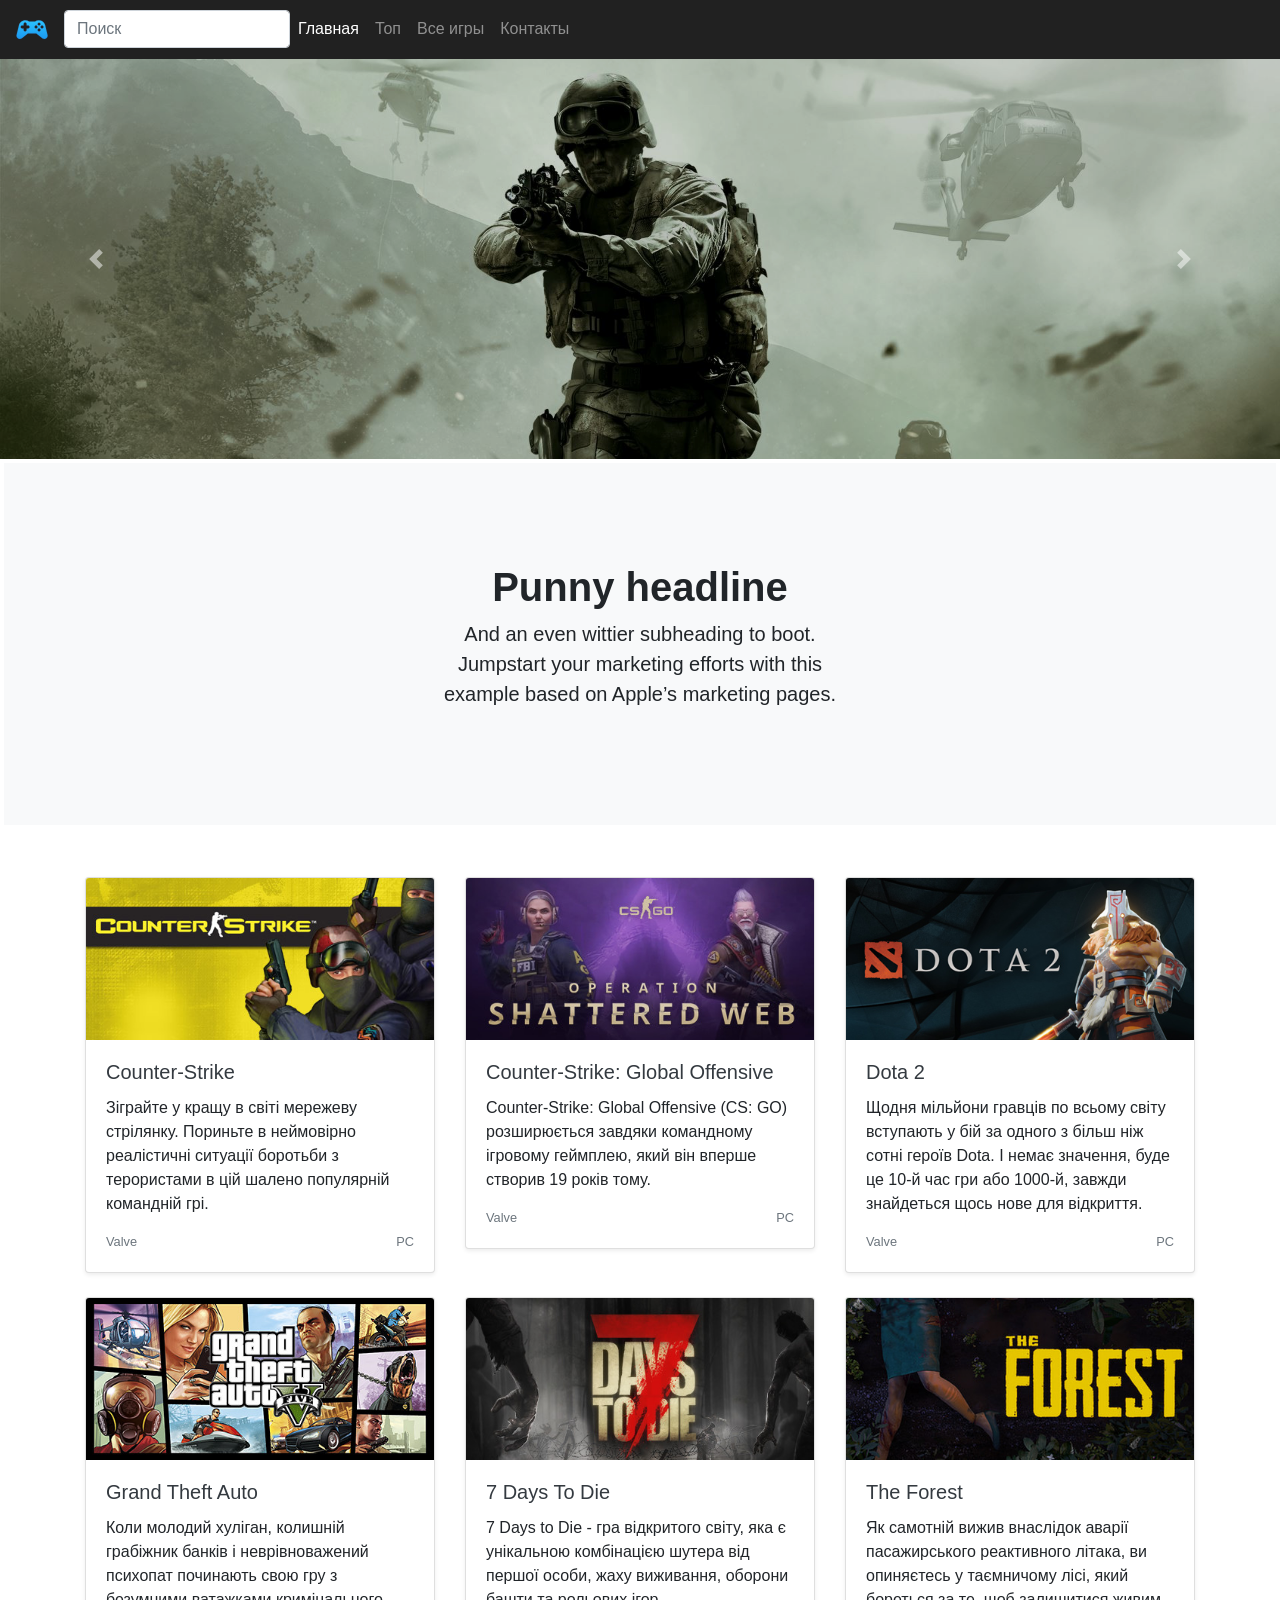
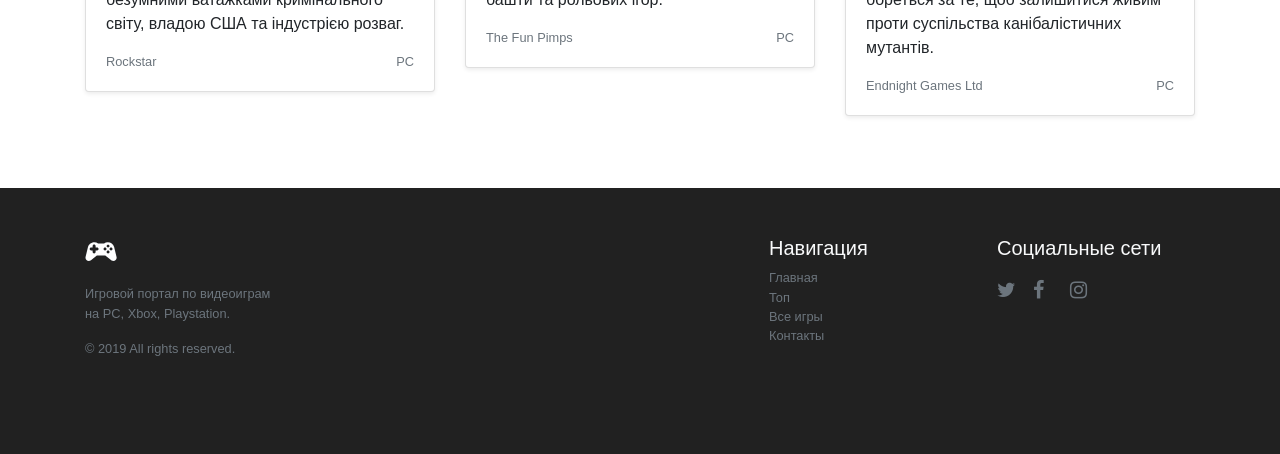
<file: index.html>
<!DOCTYPE html>
<html lang="ru">
	<head>
		<meta charset="utf-8">
		<meta name="viewport" content="width=device-width, initial-scale=1, shrink-to-fit=no">
		<title>Добро пожаловать на портал игр</title>
		<link rel="stylesheet" href="https://stackpath.bootstrapcdn.com/bootstrap/4.4.1/css/bootstrap.min.css" integrity="sha384-Vkoo8x4CGsO3+Hhxv8T/Q5PaXtkKtu6ug5TOeNV6gBiFeWPGFN9MuhOf23Q9Ifjh" crossorigin="anonymous">
		<link rel="stylesheet" href="static/fonts/font-awesome-4.7.0/css/font-awesome.min.css">
		<link rel="stylesheet" href="static/css/style.css">

		<link rel="shortcut icon" href="static/img/favicon.ico" />
		<link rel="shortcut icon" href="static/img/favicon.ico" type="image/x-icon" />
		<link rel="shortcut icon" href="static/img/favicon.png" type="image/png" />
    <!-- Global site tag (gtag.js) - Google Analytics -->
<script async src="https://www.googletagmanager.com/gtag/js?id=UA-155375668-1"></script>
<script>
  window.dataLayer = window.dataLayer || [];
  function gtag(){dataLayer.push(arguments);}
  gtag('js', new Date());

  gtag('config', 'UA-155375668-1');
</script>

	</head>
	<body>
		<!-- начало меню -->
		<nav class="navbar navbar-expand-lg navbar-dark bg-dark">
		  <a class="navbar-brand" href="index.html">
		  	<img src="static/img/games_logo.svg" alt="Games portal logo">
		  </a>
		  <button class="navbar-toggler" type="button" data-toggle="collapse" data-target="#navbarNavDropdown" aria-controls="navbarNavDropdown" aria-expanded="false" aria-label="Toggle navigation">
		    <span id="nticon" class="navbar-toggler-icon"></span>
		    <span id="clsicon"><i class="fa fa-close"></i></span>
		  </button>
		  <div class="collapse navbar-collapse" id="navbarNavDropdown">
        <!-- <div id="the-basics">
          <input class="typeahead form-control" type="text" placeholder="Поиск">
        </div> -->
        <div id="custom-templates">
          <input class="typeahead form-control" type="text" placeholder="Поиск">
        </div>

		    <ul class="navbar-nav">
		      <li class="nav-item active">
		        <a class="nav-link" href="index.html">Главная <span class="sr-only">(current)</span></a>
		      </li>
		      <li class="nav-item">
		        <a class="nav-link" href="top.html">Топ</a>
		      </li>
		      <li class="nav-item">
		        <a class="nav-link" href="gallery.html">Все игры</a>
		      </li>
			  <li class="nav-item">
		        <a class="nav-link" href="contact.html">Контакты</a>
		      </li>

		      <!-- <li class="nav-item dropdown">
		        <a class="nav-link dropdown-toggle" href="#" id="navbarDropdownMenuLink" role="button" data-toggle="dropdown" aria-haspopup="true" aria-expanded="false">
		          Dropdown link
		        </a>
		        <div class="dropdown-menu" aria-labelledby="navbarDropdownMenuLink">
		          <a class="dropdown-item" href="#">Action</a>
		          <a class="dropdown-item" href="#">Another action</a>
		          <a class="dropdown-item" href="#">Something else here</a>
		        </div>
		      </li> -->
		    </ul>
		  </div>
		</nav>
		<!-- конец меню -->

		<!-- начало карусели -->
		<div id="carouselExampleFade" class="carousel slide carousel-fade mb-6" data-ride="carousel">
		  <div class="carousel-inner">
		    <div class="carousel-item active">
		      <img src="static/bg/bg1.png" class="d-block w-100" alt="Call of Duty">
		    </div>
		    <div class="carousel-item">
		      <img src="static/bg/bg2.png" class="d-block w-100" alt="The Division">
		    </div>
		    <div class="carousel-item">
		      <img src="static/bg/bg3.png" class="d-block w-100" alt="Apex Legends">
		    </div>
		  </div>
		  <a class="carousel-control-prev" href="#carouselExampleFade" role="button" data-slide="prev">
		    <span class="carousel-control-prev-icon" aria-hidden="true"></span>
		    <span class="sr-only">Previous</span>
		  </a>
		  <a class="carousel-control-next" href="#carouselExampleFade" role="button" data-slide="next">
		    <span class="carousel-control-next-icon" aria-hidden="true"></span>
		    <span class="sr-only">Next</span>
		  </a>
		</div>
		<!-- конец карусели -->

		<!-- начало основного контента -->
		<main>
			<div class="position-relative overflow-hidden p-1 p-md-1 m-md-1 text-center bg-light">
			  <div class="col-md-5 p-lg-5 mx-auto my-5">
			    <h1 class="font-weight-bold">Punny headline</h1>
			    <p class="lead font-weight-lighter">And an even wittier subheading to boot. Jumpstart your marketing efforts with this example based on Apple’s marketing pages.</p>
			  </div>
			  <div class="product-device shadow-sm d-none d-md-block"></div>
			  <div class="product-device product-device-2 shadow-sm d-none d-md-block"></div>
			</div>
			<!-- карты игр -->

<div class="album py-5">
    <div class="container">

      <div class="row">
        <div class="col-md-4">
          <div class="card mb-4 shadow-sm">
            <a href="valve/counter-strike.html">
              <img src="static/img/thumbnails/counter-strike.jpg" alt="Counter-Strike Thumbnail" class="card-img-top">
            </a>
            <div class="card-body">
              <a href="valve/counter-strike.html" class="text-dark">
                <h5 class="card-title">Counter-Strike</h5>
              </a>
              <p class="card-text">Зіграйте у кращу в світі мережеву стрілянку. Пориньте в неймовірно реалістичні ситуації боротьби з терористами в цій шалено популярній командній грі.</p>
              <div class="d-flex justify-content-between align-items-center">
                <!--<div class="btn-group">
                  <button type="button" class="btn btn-sm btn-outline-secondary">View</button>
                  <button type="button" class="btn btn-sm btn-outline-secondary">Edit</button>
                </div>
            -->
                <small class="text-muted">Valve</small>
                <small class="text-muted">PC</small>
              </div>
            </div>
          </div>
        </div>
        <div class="col-md-4">
          <div class="card mb-4 shadow-sm">
            <a href="valve/counter-strike-global-offensive.html">
            <img src="static/img/thumbnails/counter-strike-global-offensive.jpg" alt="Counter-Strike-Global-Offensive Thumbnail" class="card-img-top">
          </a>
            
            <div class="card-body">
              <a href="valve/counter-strike-global-offensive.html" class="text-dark">
              <h5 class="card-title">Counter-Strike: Global Offensive</h5>
            </a>
            <p class="card-text">Counter-Strike: Global Offensive (CS: GO) розширюється завдяки командному ігровому геймплею, який він вперше створив 19 років тому.</p>
              <div class="d-flex justify-content-between align-items-center">
                <!--<div class="btn-group">
                  <button type="button" class="btn btn-sm btn-outline-secondary">View</button>
                  <button type="button" class="btn btn-sm btn-outline-secondary">Edit</button>
                </div> -->
                <small class="text-muted">Valve</small>
                <small class="text-muted">PC</small>
              </div>
            </div>
          </div>
        </div>
        <div class="col-md-4">
          <div class="card mb-4 shadow-sm">
            <a href="valve/dota-2.html">
              <img src="static/img/thumbnails/Dota-2.jpg" alt="Dota-2 Thumbnail" class="card-img-top">
            </a>
            <div class="card-body">
              <a href="valve/dota-2.html" class="text-dark">
              <h5 class="card-title">Dota 2</h5>
            </a>
              <p class="card-text">Щодня мільйони гравців по всьому світу вступають у бій за одного з більш ніж сотні героїв Dota. І немає значення, буде це 10-й час гри або 1000-й, завжди знайдеться щось нове для відкриття.</p>
              <div class="d-flex justify-content-between align-items-center">
                <!--<div class="btn-group">
                  <button type="button" class="btn btn-sm btn-outline-secondary">View</button>
                  <button type="button" class="btn btn-sm btn-outline-secondary">Edit</button>
                </div> -->
                <small class="text-muted">Valve</small>
                <small class="text-muted">PC</small>
              </div>
            </div>
          </div>
        </div>

        <div class="col-md-4">
          <div class="card mb-4 shadow-sm">
            <a href="rockstar/grand-theft-auto.html">
            <img src="static/img/thumbnails/grand-theft-auto.jpg" alt="Grand-Theft-Auto Thumbnail" class="card-img-top">
            <div class="card-body">
              <a href="rockstar/grand-theft-auto.html" class="text-dark">
              <h5 class="card-title">Grand Theft Auto</h5>
            </a>
              <p class="card-text">Коли молодий хуліган, колишній грабіжник банків і неврівноважений психопат починають свою гру з безумними ватажками кримінального світу, владою США та індустрією розваг.</p>
              <div class="d-flex justify-content-between align-items-center">
                <!--<div class="btn-group">
                  <button type="button" class="btn btn-sm btn-outline-secondary">View</button>
                  <button type="button" class="btn btn-sm btn-outline-secondary">Edit</button>
                </div> -->
                <small class="text-muted">Rockstar</small>
                <small class="text-muted">PC</small>
              </div>
            </div>
          </div>
        </div>
        <div class="col-md-4">
          <div class="card mb-4 shadow-sm">
            <a href="the-fun-pimps/7-days-to-die.html">
            <img src="static/img/thumbnails/7-days-to-die.jpg" alt="7-Days-To-Die Thumbnail" class="card-img-top">
          </a>
            <div class="card-body">
              <a href="the-fun-pimps/7-days-to-die.html" class="text-dark">
              <h5 class="card-title">7 Days To Die</h5>
            </a>
              <p class="card-text">7 Days to Die - гра відкритого світу, яка є унікальною комбінацією шутера від першої особи, жаху виживання, оборони башти та рольових ігор.</p>
              <div class="d-flex justify-content-between align-items-center">
               <!-- <div class="btn-group">
                  <button type="button" class="btn btn-sm btn-outline-secondary">View</button>
                  <button type="button" class="btn btn-sm btn-outline-secondary">Edit</button>
                </div> -->
                <small class="text-muted">The Fun Pimps</small>
                <small class="text-muted">PC</small>
              </div>
            </div>
          </div>
        </div>
        <div class="col-md-4">
          <div class="card mb-4 shadow-sm">
            <a href="endnight-games-ltd/the-forest.html">
            <img src="static/img/thumbnails/the-forest.jpg" alt="The-Forest Thumbnail" class="card-img-top">
          </a>
            <div class="card-body">
              <a href="endnight-games-ltd/the-forest.html" class="text-dark">
              <h5 class="card-title">The Forest</h5>
            </a>
              <p class="card-text">Як самотній вижив внаслідок аварії пасажирського реактивного літака, ви опиняєтесь у таємничому лісі, який бореться за те, щоб залишитися живим проти суспільства канібалістичних мутантів.</p>
              <div class="d-flex justify-content-between align-items-center">
                <!--<div class="btn-group">
                  <button type="button" class="btn btn-sm btn-outline-secondary">View</button>
                  <button type="button" class="btn btn-sm btn-outline-secondary">Edit</button>
                </div> -->
                <small class="text-muted">Endnight Games Ltd</small>
                <small class="text-muted">PC</small>
              </div>
            </div>
          </div>
        </div>

        <!--<div class="col-md-4">
          <div class="card mb-4 shadow-sm">
            <img src="static/img/thumbnails"  alt="" class="card-img-top">
            <div class="card-body">
              <h5 class="card-title">Card title</h5>
              <p class="card-text">This is a wider card with supporting text below as a natural lead-in to additional content. This content is a little bit longer.</p>
              <div class="d-flex justify-content-between align-items-center">
                <div class="btn-group">
                  <button type="button" class="btn btn-sm btn-outline-secondary">View</button>
                  <button type="button" class="btn btn-sm btn-outline-secondary">Edit</button>
                </div>
                <small class="text-muted">Valve</small>
                <small class="text-muted">PC</small>
              </div>
            </div>
          </div>
        </div>
        <div class="col-md-4">
          <div class="card mb-4 shadow-sm">
            <img src="static/img/thumbnails"  alt="" class="card-img-top">
            <div class="card-body">
              <h5 class="card-title">Card title</h5>
              <p class="card-text">This is a wider card with supporting text below as a natural lead-in to additional content. This content is a little bit longer.</p>
              <div class="d-flex justify-content-between align-items-center">
                <div class="btn-group">
                  <button type="button" class="btn btn-sm btn-outline-secondary">View</button>
                  <button type="button" class="btn btn-sm btn-outline-secondary">Edit</button>
                </div>
                <small class="text-muted">Valve</small>
                <small class="text-muted">PC</small>
              </div>
            </div>
          </div>
        </div>
        <div class="col-md-4">
          <div class="card mb-4 shadow-sm">
            <img src="static/img/thumbnails"  alt="" class="card-img-top">
            <div class="card-body">
              <h5 class="card-title">Card title</h5>
              <p class="card-text">This is a wider card with supporting text below as a natural lead-in to additional content. This content is a little bit longer.</p>
              <div class="d-flex justify-content-between align-items-center">
                <div class="btn-group">
                  <button type="button" class="btn btn-sm btn-outline-secondary">View</button>
                  <button type="button" class="btn btn-sm btn-outline-secondary">Edit</button>
                </div>
                <small class="text-muted">Valve</small>
                <small class="text-muted">PC</small>
              </div>
            </div>
          </div>
        </div> -->
      </div> 
    </div> 
  </div>

		</main>
		<!-- конец основного контента -->

		<!-- начало футера -->
		<div class="text-light bg-dark">
			<footer class="container py-5">
			  <div class="row">
			    <div class="col-12 col-md">
			      <a href="index.html" id="footer_logo">
			      	<img src="static/img/games_logo_highlight.svg" alt="Games Portal footer logo" style="width: 32px;">
			      </a>
			      <p class="mt-3 small text-muted">Игровой портал по видеоиграм на PC, Xbox, Playstation.</p>
			      <small class="d-block text-muted mb-5">&copy; 2019 All rights reserved.</small>
			    </div>
			    <div class="col-6 col-md">

			    </div>
			    <div class="col-6 col-md">

			    </div>
			    <div class="col-6 col-md small">
			      <h5>Навигация</h5>
			      <ul class="list-unstyled text-small">
			        <li><a class="text-muted" href="index.html">Главная</a></li>
			        <li><a class="text-muted" href="top.html">Топ</a></li>
			        <li><a class="text-muted" href="gallery.html">Все игры</a></li>
			        <li><a class="text-muted" href="contact.html">Контакты</a></li>
			      </ul>
			    </div>
			    <div class="col-6 col-md">
				    <h5>Социальные сети</h5>
				    <div class="socials">
				    	<a class="text-muted" href="#"><i class="fa fa-twitter"></i></a>
				      	<a class="text-muted" href="#"><i class="fa fa-facebook"></i></a>
				      	<a class="text-muted" href="#"><i class="fa fa-instagram"></i></a>
				  	</div>
				</div>
			  </div>
			</footer>
		</div>
		<!-- конец футера -->

		<script src="https://code.jquery.com/jquery-3.4.1.min.js"></script>
		<script src="https://cdn.jsdelivr.net/npm/popper.js@1.16.0/dist/umd/popper.min.js" integrity="sha384-Q6E9RHvbIyZFJoft+2mJbHaEWldlvI9IOYy5n3zV9zzTtmI3UksdQRVvoxMfooAo" crossorigin="anonymous"></script>
		<script src="https://stackpath.bootstrapcdn.com/bootstrap/4.4.1/js/bootstrap.min.js" integrity="sha384-wfSDF2E50Y2D1uUdj0O3uMBJnjuUD4Ih7YwaYd1iqfktj0Uod8GCExl3Og8ifwB6" crossorigin="anonymous"></script>
    <script src="static/js/handlebars.min-v4.5.3.js"></script>
    <script src="static/js/typeahead.bundle.min.js"></script>
		<script src="static/js/games.js"></script>
	</body>
</html>
</file>
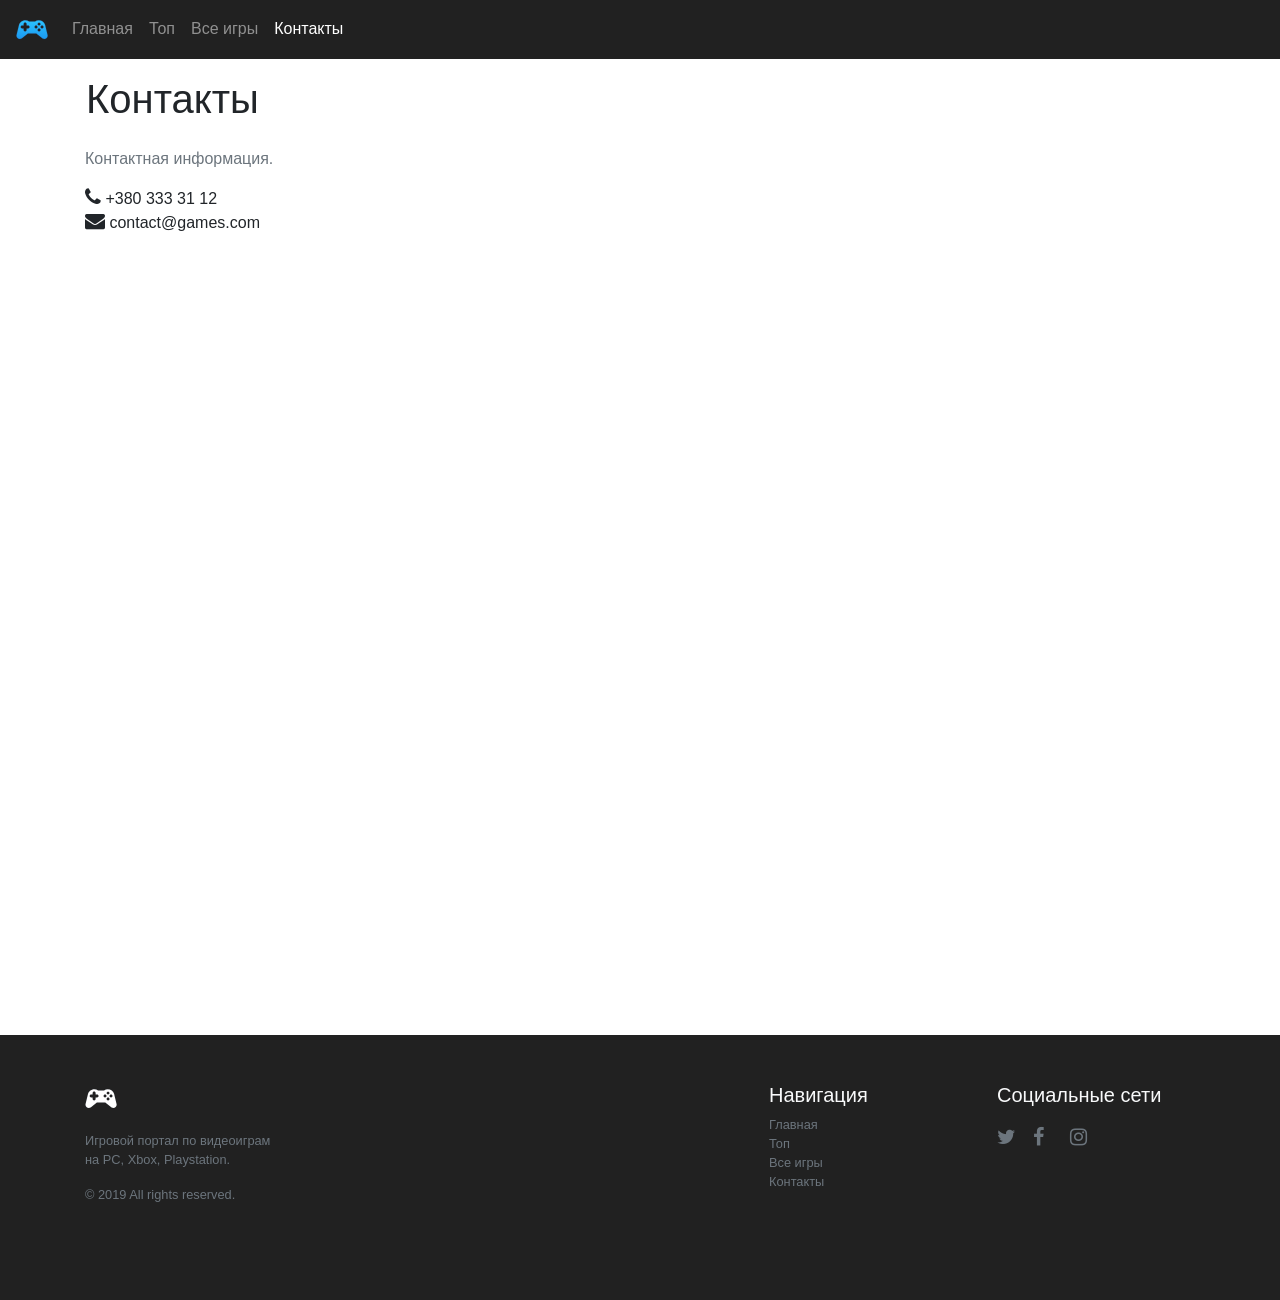
<file: contact.html>
<!DOCTYPE html>
<html lang="ru">
	<head>
		<meta charset="utf-8">
		<meta name="viewport" content="width=device-width, initial-scale=1, shrink-to-fit=no">
		<title>Контакты портала видеоигр Games</title>
		<link rel="stylesheet" href="https://stackpath.bootstrapcdn.com/bootstrap/4.4.1/css/bootstrap.min.css" integrity="sha384-Vkoo8x4CGsO3+Hhxv8T/Q5PaXtkKtu6ug5TOeNV6gBiFeWPGFN9MuhOf23Q9Ifjh" crossorigin="anonymous">
		<link rel="stylesheet" href="static/fonts/font-awesome-4.7.0/css/font-awesome.min.css">
		<link rel="stylesheet" href="static/css/style.css">

		<link rel="shortcut icon" href="static/img/favicon.ico" />
		<link rel="shortcut icon" href="static/img/favicon.ico" type="image/x-icon" />
		<link rel="shortcut icon" href="static/img/favicon.png" type="image/png" />
		<!-- Global site tag (gtag.js) - Google Analytics -->
<script async src="https://www.googletagmanager.com/gtag/js?id=UA-155375668-1"></script>
<script>
  window.dataLayer = window.dataLayer || [];
  function gtag(){dataLayer.push(arguments);}
  gtag('js', new Date());

  gtag('config', 'UA-155375668-1');
</script>

	</head>
	<body>
		<!-- начало меню -->
		<nav class="navbar navbar-expand-lg navbar-dark bg-dark">
		  <a class="navbar-brand" href="index.html">
		  	<img src="static/img/games_logo.svg" alt="Games portal logo">
		  </a>
		  <button class="navbar-toggler" type="button" data-toggle="collapse" data-target="#navbarNavDropdown" aria-controls="navbarNavDropdown" aria-expanded="false" aria-label="Toggle navigation">
		    <span id="nticon" class="navbar-toggler-icon"></span>
		    <span id="clsicon"><i class="fa fa-close"></i></span>
		  </button>
		  <div class="collapse navbar-collapse" id="navbarNavDropdown">
		    <ul class="navbar-nav">
		      <li class="nav-item">
		        <a class="nav-link" href="index.html">Главная <span class="sr-only">(current)</span></a>
		      </li>
		      <li class="nav-item">
		        <a class="nav-link" href="top.html">Топ</a>
		      </li>
		      <li class="nav-item">
		        <a class="nav-link" href="gallery.html">Все игры</a>
		      </li>
			  <li class="nav-item active">
		        <a class="nav-link" href="contact.html">Контакты</a>
		      </li>
		      <!-- <li class="nav-item dropdown">
		        <a class="nav-link dropdown-toggle" href="#" id="navbarDropdownMenuLink" role="button" data-toggle="dropdown" aria-haspopup="true" aria-expanded="false">
		          Dropdown link
		        </a>
		        <div class="dropdown-menu" aria-labelledby="navbarDropdownMenuLink">
		          <a class="dropdown-item" href="#">Action</a>
		          <a class="dropdown-item" href="#">Another action</a>
		          <a class="dropdown-item" href="#">Something else here</a>
		        </div>
		      </li> -->
		    </ul>
		  </div>
		</nav>
		<!-- конец меню -->

		<!-- начало основного контента -->
		<main>
		
      <div class="container">
        <div class="row p-3">
          <h1>Контакты</h1>
        </div>
        <div>
          <p class="text-muted">Контактная информация.</p>

          <div>
          	<div>
          		<i class="fa fa-phone" style="font-size: 20px;"></i>
          		<span>+380 333 31 12</span>
          	</div>
          	<div>
          		<i class="fa fa-envelope" style="font-size: 20px;"></i>
          		<span>contact@games.com</span>
          	</div>
          </div>
        </div>

        <div style="margin-bottom: 800px;">

        </div>
      </main>

		</main>
		<!-- конец основного контента -->

		<!-- начало футера -->
		<div class="text-light bg-dark">
			<footer class="container py-5">
			  <div class="row">
			    <div class="col-12 col-md">
			      <a href="index.html" id="footer_logo">
			      	<img src="static/img/games_logo_highlight.svg" alt="Games Portal footer logo" style="width: 32px;">
			      </a>
			      <p class="mt-3 small text-muted">Игровой портал по видеоиграм на PC, Xbox, Playstation.</p>
			      <small class="d-block text-muted mb-5">&copy; 2019 All rights reserved.</small>
			    </div>
			    <div class="col-6 col-md">

			    </div>
			    <div class="col-6 col-md">

			    </div>
			    <div class="col-6 col-md small">
			      <h5>Навигация</h5>
			      <ul class="list-unstyled text-small">
			        <li><a class="text-muted" href="index.html">Главная</a></li>
			        <li><a class="text-muted" href="top.html">Топ</a></li>
			        <li><a class="text-muted" href="gallery.html">Все игры</a></li>
			        <li><a class="text-muted" href="contact.html">Контакты</a></li>
			      </ul>
			    </div>
			    <div class="col-6 col-md">
				    <h5>Социальные сети</h5>
				    <div class="socials">
				    	<a class="text-muted" href="#"><i class="fa fa-twitter"></i></a>
				      	<a class="text-muted" href="#"><i class="fa fa-facebook"></i></a>
				      	<a class="text-muted" href="#"><i class="fa fa-instagram"></i></a>
				  	</div>
				</div>
			  </div>
			</footer>
		</div>
		<!-- конец футера -->

		<script src="https://code.jquery.com/jquery-3.4.1.min.js"></script>
		<script src="https://cdn.jsdelivr.net/npm/popper.js@1.16.0/dist/umd/popper.min.js" integrity="sha384-Q6E9RHvbIyZFJoft+2mJbHaEWldlvI9IOYy5n3zV9zzTtmI3UksdQRVvoxMfooAo" crossorigin="anonymous"></script>
		<script src="https://stackpath.bootstrapcdn.com/bootstrap/4.4.1/js/bootstrap.min.js" integrity="sha384-wfSDF2E50Y2D1uUdj0O3uMBJnjuUD4Ih7YwaYd1iqfktj0Uod8GCExl3Og8ifwB6" crossorigin="anonymous"></script>
		<script src="static/js/games.js"></script>
	</body>
</html>
</file>
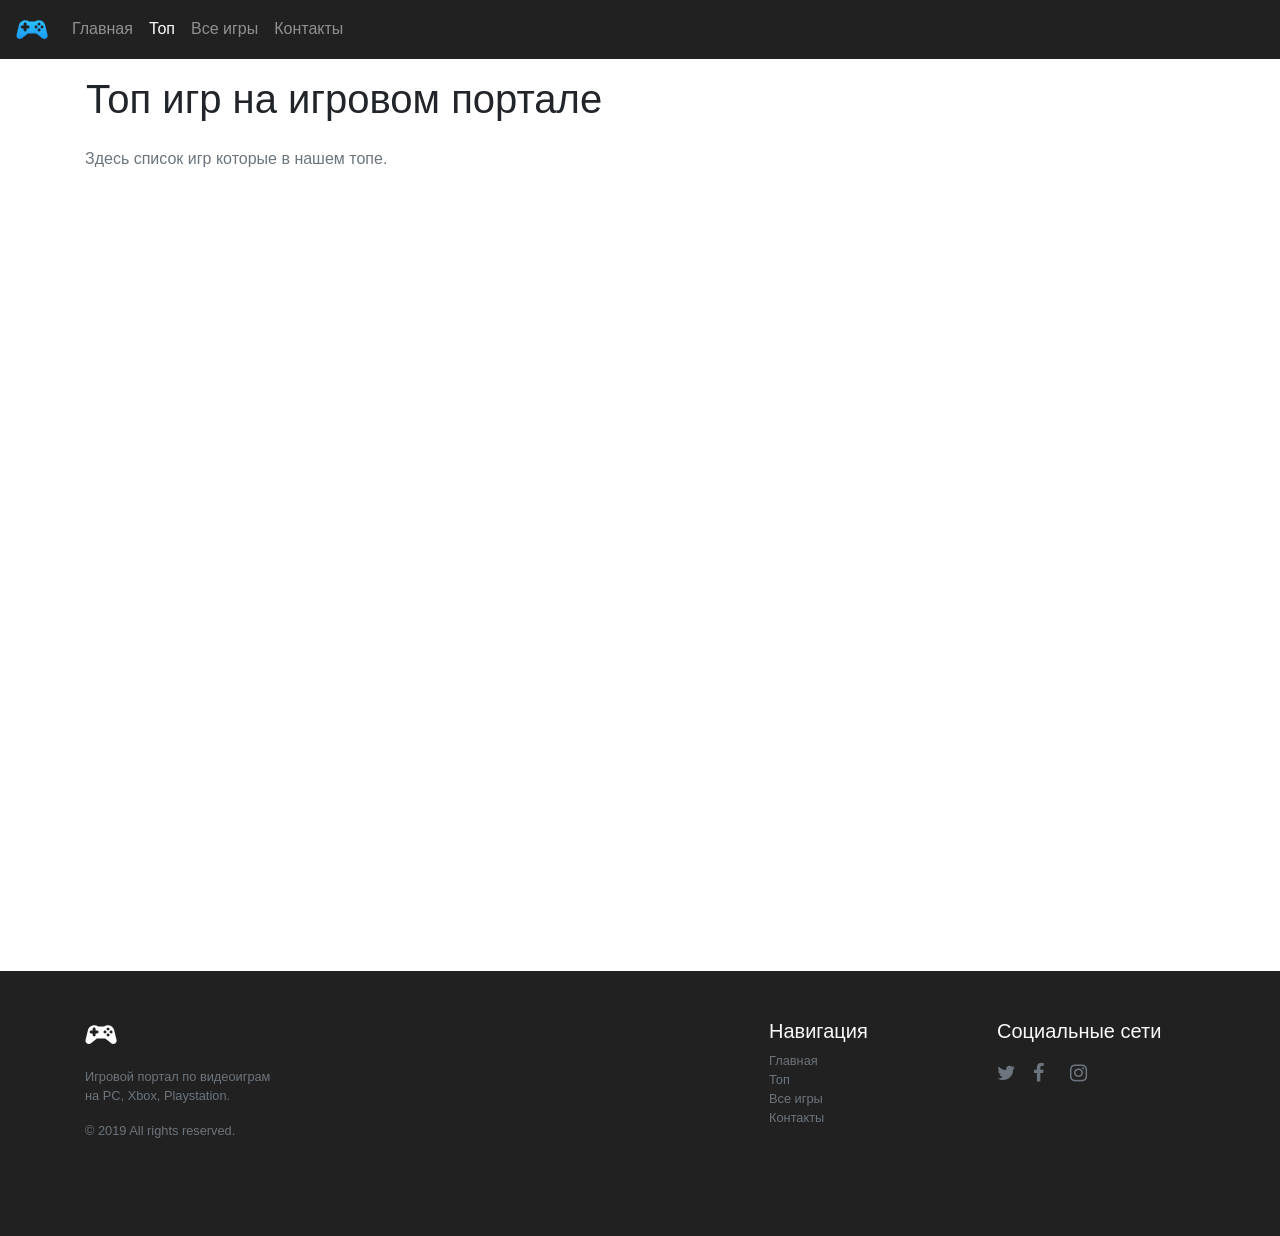
<file: top.html>
<!DOCTYPE html>
<html lang="ru">
	<head>
		<meta charset="utf-8">
		<meta name="viewport" content="width=device-width, initial-scale=1, shrink-to-fit=no">
		<title>Топ игр на портале игр</title>
		<link rel="stylesheet" href="https://stackpath.bootstrapcdn.com/bootstrap/4.4.1/css/bootstrap.min.css" integrity="sha384-Vkoo8x4CGsO3+Hhxv8T/Q5PaXtkKtu6ug5TOeNV6gBiFeWPGFN9MuhOf23Q9Ifjh" crossorigin="anonymous">
		<link rel="stylesheet" href="static/fonts/font-awesome-4.7.0/css/font-awesome.min.css">
		<link rel="stylesheet" href="static/css/style.css">

		<link rel="shortcut icon" href="static/img/favicon.ico" />
		<link rel="shortcut icon" href="static/img/favicon.ico" type="image/x-icon" />
		<link rel="shortcut icon" href="static/img/favicon.png" type="image/png" />
		<!-- Global site tag (gtag.js) - Google Analytics -->
<script async src="https://www.googletagmanager.com/gtag/js?id=UA-155375668-1"></script>
<script>
  window.dataLayer = window.dataLayer || [];
  function gtag(){dataLayer.push(arguments);}
  gtag('js', new Date());

  gtag('config', 'UA-155375668-1');
</script>

	</head>
	<body>
		<!-- начало меню -->
		<nav class="navbar navbar-expand-lg navbar-dark bg-dark">
		  <a class="navbar-brand" href="index.html">
		  	<img src="static/img/games_logo.svg" alt="Games portal logo">
		  </a>
		  <button class="navbar-toggler" type="button" data-toggle="collapse" data-target="#navbarNavDropdown" aria-controls="navbarNavDropdown" aria-expanded="false" aria-label="Toggle navigation">
		    <span id="nticon" class="navbar-toggler-icon"></span>
		    <span id="clsicon"><i class="fa fa-close"></i></span>
		  </button>
		  <div class="collapse navbar-collapse" id="navbarNavDropdown">
		    <ul class="navbar-nav">
		      <li class="nav-item">
		        <a class="nav-link" href="index.html">Главная <span class="sr-only">(current)</span></a>
		      </li>
		      <li class="nav-item active">
		        <a class="nav-link" href="top.html">Топ</a>
		      </li>
		      <li class="nav-item">
		        <a class="nav-link" href="gallery.html">Все игры</a>
		      </li>
			  <li class="nav-item">
		        <a class="nav-link" href="contact.html">Контакты</a>
		      </li>
		      <!-- <li class="nav-item dropdown">
		        <a class="nav-link dropdown-toggle" href="#" id="navbarDropdownMenuLink" role="button" data-toggle="dropdown" aria-haspopup="true" aria-expanded="false">
		          Dropdown link
		        </a>
		        <div class="dropdown-menu" aria-labelledby="navbarDropdownMenuLink">
		          <a class="dropdown-item" href="#">Action</a>
		          <a class="dropdown-item" href="#">Another action</a>
		          <a class="dropdown-item" href="#">Something else here</a>
		        </div>
		      </li> -->
		    </ul>
		  </div>
		</nav>
		<!-- конец меню -->

		<!-- начало основного контента -->
		<main>
		
      <div class="container">
        <div class="row p-3">
          <h1>Топ игр на игровом портале</h1>
        </div>
        <div>
          <p class="text-muted">Здесь список игр которые в нашем топе.</p>
        </div>

        <div style="margin-bottom: 800px;">

        </div>
      </main>

		</main>
		<!-- конец основного контента -->

		<!-- начало футера -->
		<div class="text-light bg-dark">
			<footer class="container py-5">
			  <div class="row">
			    <div class="col-12 col-md">
			      <a href="index.html" id="footer_logo">
			      	<img src="static/img/games_logo_highlight.svg" alt="Games Portal footer logo" style="width: 32px;">
			      </a>
			      <p class="mt-3 small text-muted">Игровой портал по видеоиграм на PC, Xbox, Playstation.</p>
			      <small class="d-block text-muted mb-5">&copy; 2019 All rights reserved.</small>
			    </div>
			    <div class="col-6 col-md">

			    </div>
			    <div class="col-6 col-md">

			    </div>
			    <div class="col-6 col-md small">
			      <h5>Навигация</h5>
			      <ul class="list-unstyled text-small">
			        <li><a class="text-muted" href="index.html">Главная</a></li>
			        <li><a class="text-muted" href="top.html">Топ</a></li>
			        <li><a class="text-muted" href="gallery.html">Все игры</a></li>
			        <li><a class="text-muted" href="contact.html">Контакты</a></li>
			      </ul>
			    </div>
			    <div class="col-6 col-md">
				    <h5>Социальные сети</h5>
				    <div class="socials">
				    	<a class="text-muted" href="#"><i class="fa fa-twitter"></i></a>
				      	<a class="text-muted" href="#"><i class="fa fa-facebook"></i></a>
				      	<a class="text-muted" href="#"><i class="fa fa-instagram"></i></a>
				  	</div>
				</div>
			  </div>
			</footer>
		</div>
		<!-- конец футера -->

		<script src="https://code.jquery.com/jquery-3.4.1.min.js"></script>
		<script src="https://cdn.jsdelivr.net/npm/popper.js@1.16.0/dist/umd/popper.min.js" integrity="sha384-Q6E9RHvbIyZFJoft+2mJbHaEWldlvI9IOYy5n3zV9zzTtmI3UksdQRVvoxMfooAo" crossorigin="anonymous"></script>
		<script src="https://stackpath.bootstrapcdn.com/bootstrap/4.4.1/js/bootstrap.min.js" integrity="sha384-wfSDF2E50Y2D1uUdj0O3uMBJnjuUD4Ih7YwaYd1iqfktj0Uod8GCExl3Og8ifwB6" crossorigin="anonymous"></script>
		<script src="static/js/games.js"></script>
	</body>
</html>
</file>
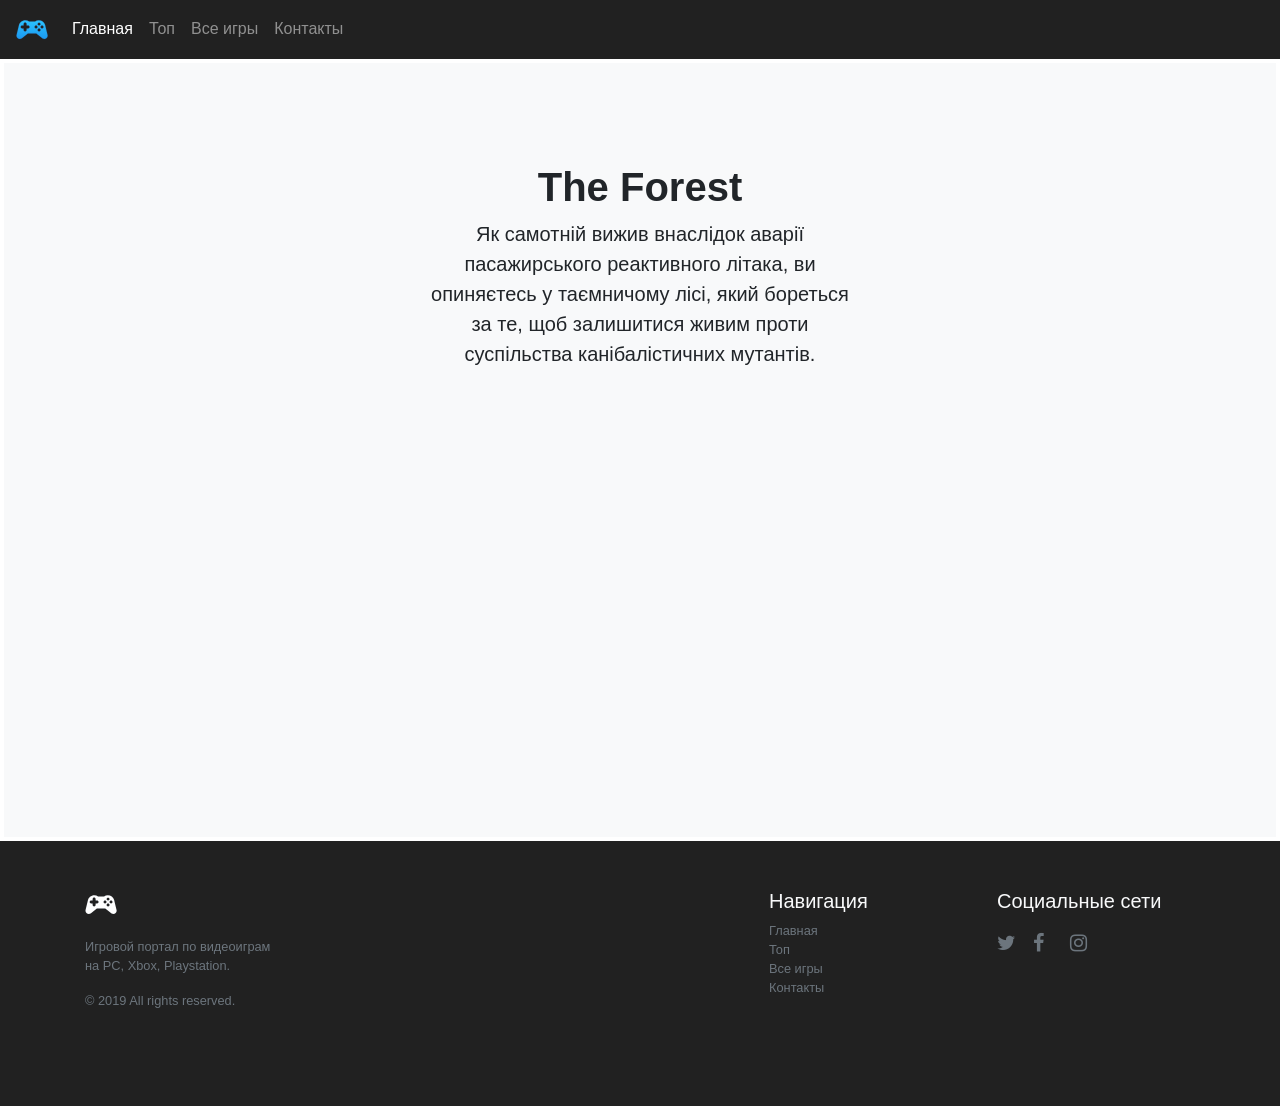
<file: endnight-games-ltd/the-forest.html>
<!DOCTYPE html>
<html lang="ru">
	<head>
		<meta charset="utf-8">
		<meta name="viewport" content="width=device-width, initial-scale=1, shrink-to-fit=no">
		<title>Counter-Strike от Valve 2000 года</title>
		<link rel="stylesheet" href="https://stackpath.bootstrapcdn.com/bootstrap/4.4.1/css/bootstrap.min.css" integrity="sha384-Vkoo8x4CGsO3+Hhxv8T/Q5PaXtkKtu6ug5TOeNV6gBiFeWPGFN9MuhOf23Q9Ifjh" crossorigin="anonymous">
		<link rel="stylesheet" href="../static/fonts/font-awesome-4.7.0/css/font-awesome.min.css">
		<link rel="stylesheet" href="../static/css/style.css">

		<link rel="shortcut icon" href="../static/img/favicon.ico" />
		<link rel="shortcut icon" href="../static/img/favicon.ico" type="image/x-icon" />
		<link rel="shortcut icon" href="../static/img/favicon.png" type="image/png" />
		<!-- Global site tag (gtag.js) - Google Analytics -->
<script async src="https://www.googletagmanager.com/gtag/js?id=UA-155375668-1"></script>
<script>
  window.dataLayer = window.dataLayer || [];
  function gtag(){dataLayer.push(arguments);}
  gtag('js', new Date());

  gtag('config', 'UA-155375668-1');
</script>

	</head>
	<body>
		<!-- начало меню -->
		<nav class="navbar navbar-expand-lg navbar-dark bg-dark">
		  <a class="navbar-brand" href="index.html">
		  	<img src="../static/img/games_logo.svg" alt="Games portal logo">
		  </a>
		  <button class="navbar-toggler" type="button" data-toggle="collapse" data-target="#navbarNavDropdown" aria-controls="navbarNavDropdown" aria-expanded="false" aria-label="Toggle navigation">
		    <span id="nticon" class="navbar-toggler-icon"></span>
		    <span id="clsicon"><i class="fa fa-close"></i></span>
		  </button>
		  <div class="collapse navbar-collapse" id="navbarNavDropdown">
		    <ul class="navbar-nav">
		      <li class="nav-item active">
		        <a class="nav-link" href="../index.html">Главная <span class="sr-only">(current)</span></a>
		      </li>
		      <li class="nav-item">
		        <a class="nav-link" href="../top.html">Топ</a>
		      </li>
		      <li class="nav-item">
		        <a class="nav-link" href="../gallery.html">Все игры</a>
		      </li>
			  <li class="nav-item">
		        <a class="nav-link" href="../contact.html">Контакты</a>
		      </li>
		      <!-- <li class="nav-item dropdown">
		        <a class="nav-link dropdown-toggle" href="#" id="navbarDropdownMenuLink" role="button" data-toggle="dropdown" aria-haspopup="true" aria-expanded="false">
		          Dropdown link
		        </a>
		        <div class="dropdown-menu" aria-labelledby="navbarDropdownMenuLink">
		          <a class="dropdown-item" href="#">Action</a>
		          <a class="dropdown-item" href="#">Another action</a>
		          <a class="dropdown-item" href="#">Something else here</a>
		        </div>
		      </li> -->
		    </ul>
		  </div>
		</nav>
		<!-- конец меню -->

		<!-- начало основного контента -->
		<main>
			<div class="position-relative overflow-hidden p-1 p-md-1 m-md-1 text-center bg-light">
			  <div class="col-md-5 p-lg-5 mx-auto my-5" style="margin-bottom: 400px !important;">
			    <h1 class="font-weight-bold">The Forest</h1>
			    <p class="lead font-weight-lighter">Як самотній вижив внаслідок аварії пасажирського реактивного літака, ви опиняєтесь у таємничому лісі, який бореться за те, щоб залишитися живим проти суспільства канібалістичних мутантів.</p>
			  </div>
			  <div class="product-device shadow-sm d-none d-md-block"></div>
			  <div class="product-device product-device-2 shadow-sm d-none d-md-block"></div>
			</div>
			<!-- карта игры -->


		</main>
		<!-- конец основного контента -->

		<!-- начало футера -->
		<div class="text-light bg-dark">
			<footer class="container py-5">
			  <div class="row">
			    <div class="col-12 col-md">
			      <a href="../index.html" id="footer_logo">
			      	<img src="../static/img/games_logo_highlight.svg" alt="Games Portal footer logo" style="width: 32px;">
			      </a>
			      <p class="mt-3 small text-muted">Игровой портал по видеоиграм на PC, Xbox, Playstation.</p>
			      <small class="d-block text-muted mb-5">&copy; 2019 All rights reserved.</small>
			    </div>
			    <div class="col-6 col-md">

			    </div>
			    <div class="col-6 col-md">

			    </div>
			    <div class="col-6 col-md small">
			      <h5>Навигация</h5>
			      <ul class="list-unstyled text-small">
			        <li><a class="text-muted" href="../index.html">Главная</a></li>
			        <li><a class="text-muted" href="../top.html">Топ</a></li>
			        <li><a class="text-muted" href="../gallery.html">Все игры</a></li>
			        <li><a class="text-muted" href="../contact.html">Контакты</a></li>
			      </ul>
			    </div>
			    <div class="col-6 col-md">
				    <h5>Социальные сети</h5>
				    <div class="socials">
				    	<a class="text-muted" href="#"><i class="fa fa-twitter"></i></a>
				      	<a class="text-muted" href="#"><i class="fa fa-facebook"></i></a>
				      	<a class="text-muted" href="#"><i class="fa fa-instagram"></i></a>
				  	</div>
				</div>
			  </div>
			</footer>
		</div>
		<!-- конец футера -->

		<script src="https://code.jquery.com/jquery-3.4.1.min.js"></script>
		<script src="https://cdn.jsdelivr.net/npm/popper.js@1.16.0/dist/umd/popper.min.js" integrity="sha384-Q6E9RHvbIyZFJoft+2mJbHaEWldlvI9IOYy5n3zV9zzTtmI3UksdQRVvoxMfooAo" crossorigin="anonymous"></script>
		<script src="https://stackpath.bootstrapcdn.com/bootstrap/4.4.1/js/bootstrap.min.js" integrity="sha384-wfSDF2E50Y2D1uUdj0O3uMBJnjuUD4Ih7YwaYd1iqfktj0Uod8GCExl3Og8ifwB6" crossorigin="anonymous"></script>
		<script src="../static/js/games.js"></script>
	</body>
</html>
</file>
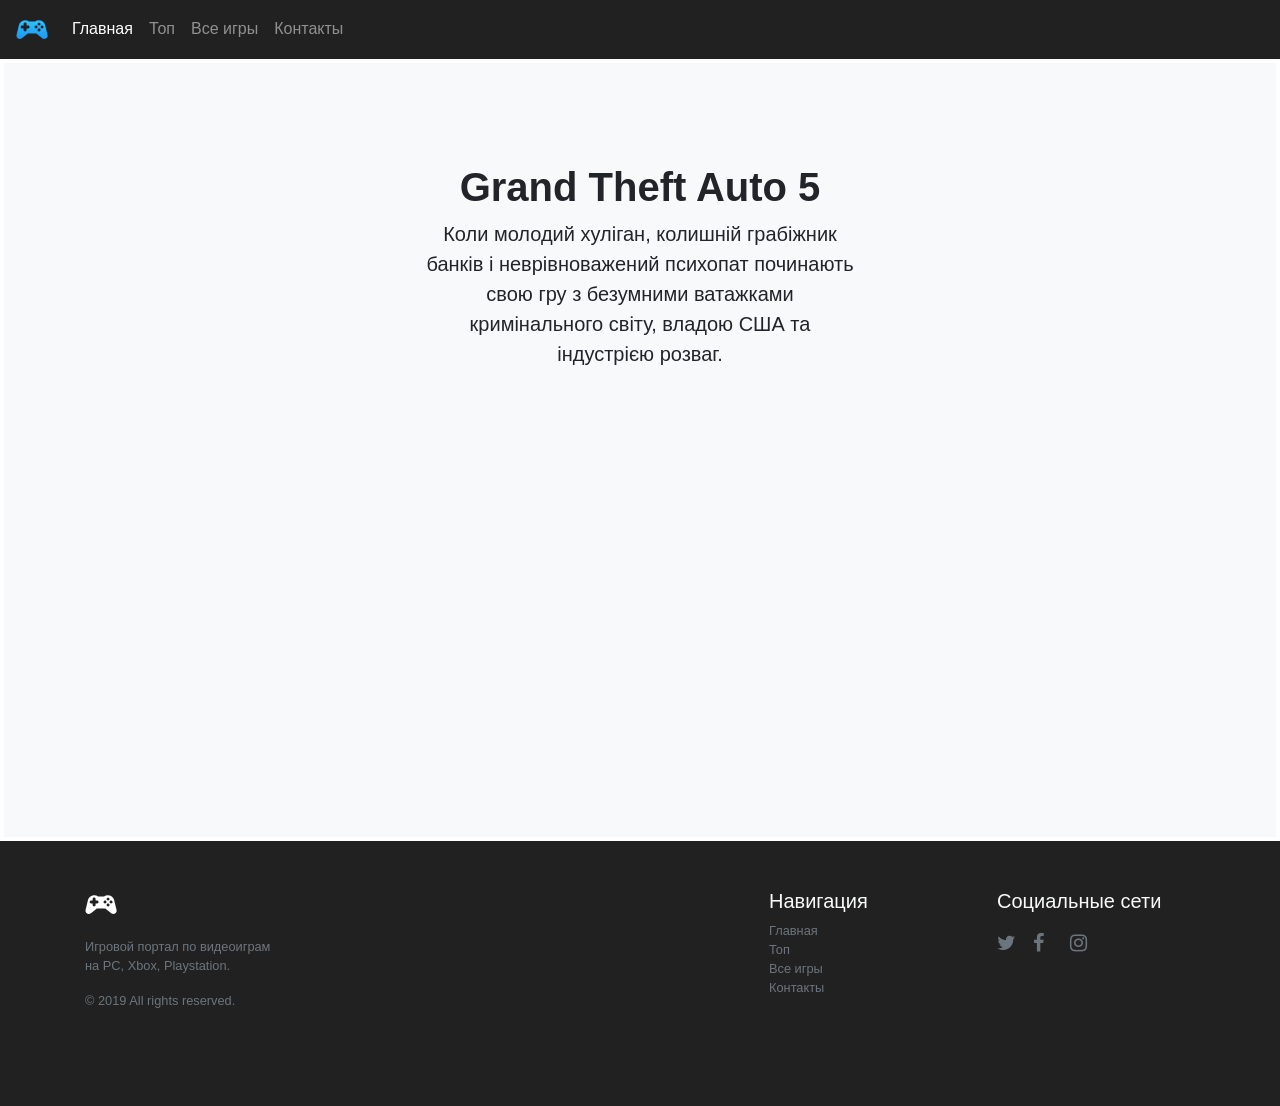
<file: rockstar/grand-theft-auto.html>
<!DOCTYPE html>
<html lang="ru">
	<head>
		<meta charset="utf-8">
		<meta name="viewport" content="width=device-width, initial-scale=1, shrink-to-fit=no">
		<title>Counter-Strike от Valve 2000 года</title>
		<link rel="stylesheet" href="https://stackpath.bootstrapcdn.com/bootstrap/4.4.1/css/bootstrap.min.css" integrity="sha384-Vkoo8x4CGsO3+Hhxv8T/Q5PaXtkKtu6ug5TOeNV6gBiFeWPGFN9MuhOf23Q9Ifjh" crossorigin="anonymous">
		<link rel="stylesheet" href="../static/fonts/font-awesome-4.7.0/css/font-awesome.min.css">
		<link rel="stylesheet" href="../static/css/style.css">

		<link rel="shortcut icon" href="../static/img/favicon.ico" />
		<link rel="shortcut icon" href="../static/img/favicon.ico" type="image/x-icon" />
		<link rel="shortcut icon" href="../static/img/favicon.png" type="image/png" />
		<!-- Global site tag (gtag.js) - Google Analytics -->
<script async src="https://www.googletagmanager.com/gtag/js?id=UA-155375668-1"></script>
<script>
  window.dataLayer = window.dataLayer || [];
  function gtag(){dataLayer.push(arguments);}
  gtag('js', new Date());

  gtag('config', 'UA-155375668-1');
</script>

	</head>
	<body>
		<!-- начало меню -->
		<nav class="navbar navbar-expand-lg navbar-dark bg-dark">
		  <a class="navbar-brand" href="index.html">
		  	<img src="../static/img/games_logo.svg" alt="Games portal logo">
		  </a>
		  <button class="navbar-toggler" type="button" data-toggle="collapse" data-target="#navbarNavDropdown" aria-controls="navbarNavDropdown" aria-expanded="false" aria-label="Toggle navigation">
		    <span id="nticon" class="navbar-toggler-icon"></span>
		    <span id="clsicon"><i class="fa fa-close"></i></span>
		  </button>
		  <div class="collapse navbar-collapse" id="navbarNavDropdown">
		    <ul class="navbar-nav">
		      <li class="nav-item active">
		        <a class="nav-link" href="../index.html">Главная <span class="sr-only">(current)</span></a>
		      </li>
		      <li class="nav-item">
		        <a class="nav-link" href="../top.html">Топ</a>
		      </li>
		      <li class="nav-item">
		        <a class="nav-link" href="../gallery.html">Все игры</a>
		      </li>
			  <li class="nav-item">
		        <a class="nav-link" href="../contact.html">Контакты</a>
		      </li>
		      <!-- <li class="nav-item dropdown">
		        <a class="nav-link dropdown-toggle" href="#" id="navbarDropdownMenuLink" role="button" data-toggle="dropdown" aria-haspopup="true" aria-expanded="false">
		          Dropdown link
		        </a>
		        <div class="dropdown-menu" aria-labelledby="navbarDropdownMenuLink">
		          <a class="dropdown-item" href="#">Action</a>
		          <a class="dropdown-item" href="#">Another action</a>
		          <a class="dropdown-item" href="#">Something else here</a>
		        </div>
		      </li> -->
		    </ul>
		  </div>
		</nav>
		<!-- конец меню -->

		<!-- начало основного контента -->
		<main>
			<div class="position-relative overflow-hidden p-1 p-md-1 m-md-1 text-center bg-light">
			  <div class="col-md-5 p-lg-5 mx-auto my-5" style="margin-bottom: 400px !important;">
			    <h1 class="font-weight-bold">Grand Theft Auto 5</h1>
			    <p class="lead font-weight-lighter">Коли молодий хуліган, колишній грабіжник банків і неврівноважений психопат починають свою гру з безумними ватажками кримінального світу, владою США та індустрією розваг.</p>
			  </div>
			  <div class="product-device shadow-sm d-none d-md-block"></div>
			  <div class="product-device product-device-2 shadow-sm d-none d-md-block"></div>
			</div>
			<!-- карта игры -->


		</main>
		<!-- конец основного контента -->

		<!-- начало футера -->
		<div class="text-light bg-dark">
			<footer class="container py-5">
			  <div class="row">
			    <div class="col-12 col-md">
			      <a href="../index.html" id="footer_logo">
			      	<img src="../static/img/games_logo_highlight.svg" alt="Games Portal footer logo" style="width: 32px;">
			      </a>
			      <p class="mt-3 small text-muted">Игровой портал по видеоиграм на PC, Xbox, Playstation.</p>
			      <small class="d-block text-muted mb-5">&copy; 2019 All rights reserved.</small>
			    </div>
			    <div class="col-6 col-md">

			    </div>
			    <div class="col-6 col-md">

			    </div>
			    <div class="col-6 col-md small">
			      <h5>Навигация</h5>
			      <ul class="list-unstyled text-small">
			        <li><a class="text-muted" href="../index.html">Главная</a></li>
			        <li><a class="text-muted" href="../top.html">Топ</a></li>
			        <li><a class="text-muted" href="../gallery.html">Все игры</a></li>
			        <li><a class="text-muted" href="../contact.html">Контакты</a></li>
			      </ul>
			    </div>
			    <div class="col-6 col-md">
				    <h5>Социальные сети</h5>
				    <div class="socials">
				    	<a class="text-muted" href="#"><i class="fa fa-twitter"></i></a>
				      	<a class="text-muted" href="#"><i class="fa fa-facebook"></i></a>
				      	<a class="text-muted" href="#"><i class="fa fa-instagram"></i></a>
				  	</div>
				</div>
			  </div>
			</footer>
		</div>
		<!-- конец футера -->

		<script src="https://code.jquery.com/jquery-3.4.1.min.js"></script>
		<script src="https://cdn.jsdelivr.net/npm/popper.js@1.16.0/dist/umd/popper.min.js" integrity="sha384-Q6E9RHvbIyZFJoft+2mJbHaEWldlvI9IOYy5n3zV9zzTtmI3UksdQRVvoxMfooAo" crossorigin="anonymous"></script>
		<script src="https://stackpath.bootstrapcdn.com/bootstrap/4.4.1/js/bootstrap.min.js" integrity="sha384-wfSDF2E50Y2D1uUdj0O3uMBJnjuUD4Ih7YwaYd1iqfktj0Uod8GCExl3Og8ifwB6" crossorigin="anonymous"></script>
		<script src="../static/js/games.js"></script>
	</body>
</html>
</file>
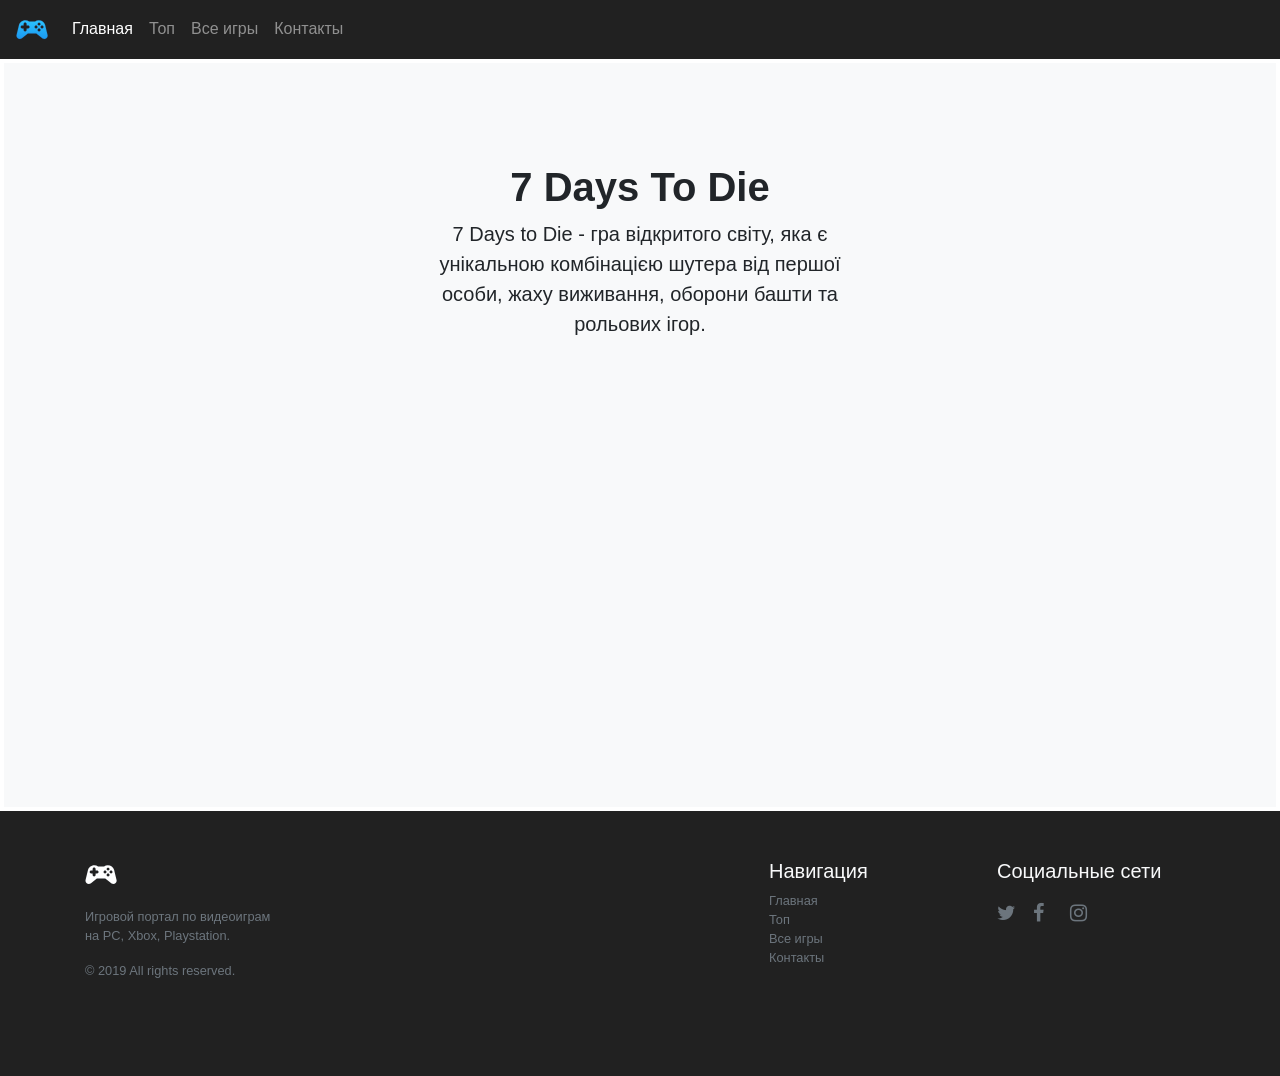
<file: the-fun-pimps/7-days-to-die.html>
<!DOCTYPE html>
<html lang="ru">
	<head>
		<meta charset="utf-8">
		<meta name="viewport" content="width=device-width, initial-scale=1, shrink-to-fit=no">
		<title>Counter-Strike от Valve 2000 года</title>
		<link rel="stylesheet" href="https://stackpath.bootstrapcdn.com/bootstrap/4.4.1/css/bootstrap.min.css" integrity="sha384-Vkoo8x4CGsO3+Hhxv8T/Q5PaXtkKtu6ug5TOeNV6gBiFeWPGFN9MuhOf23Q9Ifjh" crossorigin="anonymous">
		<link rel="stylesheet" href="../static/fonts/font-awesome-4.7.0/css/font-awesome.min.css">
		<link rel="stylesheet" href="../static/css/style.css">

		<link rel="shortcut icon" href="../static/img/favicon.ico" />
		<link rel="shortcut icon" href="../static/img/favicon.ico" type="image/x-icon" />
		<link rel="shortcut icon" href="../static/img/favicon.png" type="image/png" />
		<!-- Global site tag (gtag.js) - Google Analytics -->
<script async src="https://www.googletagmanager.com/gtag/js?id=UA-155375668-1"></script>
<script>
  window.dataLayer = window.dataLayer || [];
  function gtag(){dataLayer.push(arguments);}
  gtag('js', new Date());

  gtag('config', 'UA-155375668-1');
</script>

	</head>
	<body>
		<!-- начало меню -->
		<nav class="navbar navbar-expand-lg navbar-dark bg-dark">
		  <a class="navbar-brand" href="index.html">
		  	<img src="../static/img/games_logo.svg" alt="Games portal logo">
		  </a>
		  <button class="navbar-toggler" type="button" data-toggle="collapse" data-target="#navbarNavDropdown" aria-controls="navbarNavDropdown" aria-expanded="false" aria-label="Toggle navigation">
		    <span id="nticon" class="navbar-toggler-icon"></span>
		    <span id="clsicon"><i class="fa fa-close"></i></span>
		  </button>
		  <div class="collapse navbar-collapse" id="navbarNavDropdown">
		    <ul class="navbar-nav">
		      <li class="nav-item active">
		        <a class="nav-link" href="../index.html">Главная <span class="sr-only">(current)</span></a>
		      </li>
		      <li class="nav-item">
		        <a class="nav-link" href="../top.html">Топ</a>
		      </li>
		      <li class="nav-item">
		        <a class="nav-link" href="../gallery.html">Все игры</a>
		      </li>
			  <li class="nav-item">
		        <a class="nav-link" href="../contact.html">Контакты</a>
		      </li>
		      <!-- <li class="nav-item dropdown">
		        <a class="nav-link dropdown-toggle" href="#" id="navbarDropdownMenuLink" role="button" data-toggle="dropdown" aria-haspopup="true" aria-expanded="false">
		          Dropdown link
		        </a>
		        <div class="dropdown-menu" aria-labelledby="navbarDropdownMenuLink">
		          <a class="dropdown-item" href="#">Action</a>
		          <a class="dropdown-item" href="#">Another action</a>
		          <a class="dropdown-item" href="#">Something else here</a>
		        </div>
		      </li> -->
		    </ul>
		  </div>
		</nav>
		<!-- конец меню -->

		<!-- начало основного контента -->
		<main>
			<div class="position-relative overflow-hidden p-1 p-md-1 m-md-1 text-center bg-light">
			  <div class="col-md-5 p-lg-5 mx-auto my-5" style="margin-bottom: 400px !important;">
			    <h1 class="font-weight-bold">7 Days To Die</h1>
			    <p class="lead font-weight-lighter">7 Days to Die - гра відкритого світу, яка є унікальною комбінацією шутера від першої особи, жаху виживання, оборони башти та рольових ігор.</p>
			  </div>
			  <div class="product-device shadow-sm d-none d-md-block"></div>
			  <div class="product-device product-device-2 shadow-sm d-none d-md-block"></div>
			</div>
			<!-- карта игры -->


		</main>
		<!-- конец основного контента -->

		<!-- начало футера -->
		<div class="text-light bg-dark">
			<footer class="container py-5">
			  <div class="row">
			    <div class="col-12 col-md">
			      <a href="../index.html" id="footer_logo">
			      	<img src="../static/img/games_logo_highlight.svg" alt="Games Portal footer logo" style="width: 32px;">
			      </a>
			      <p class="mt-3 small text-muted">Игровой портал по видеоиграм на PC, Xbox, Playstation.</p>
			      <small class="d-block text-muted mb-5">&copy; 2019 All rights reserved.</small>
			    </div>
			    <div class="col-6 col-md">

			    </div>
			    <div class="col-6 col-md">

			    </div>
			    <div class="col-6 col-md small">
			      <h5>Навигация</h5>
			      <ul class="list-unstyled text-small">
			        <li><a class="text-muted" href="../index.html">Главная</a></li>
			        <li><a class="text-muted" href="../top.html">Топ</a></li>
			        <li><a class="text-muted" href="../gallery.html">Все игры</a></li>
			        <li><a class="text-muted" href="../contact.html">Контакты</a></li>
			      </ul>
			    </div>
			    <div class="col-6 col-md">
				    <h5>Социальные сети</h5>
				    <div class="socials">
				    	<a class="text-muted" href="#"><i class="fa fa-twitter"></i></a>
				      	<a class="text-muted" href="#"><i class="fa fa-facebook"></i></a>
				      	<a class="text-muted" href="#"><i class="fa fa-instagram"></i></a>
				  	</div>
				</div>
			  </div>
			</footer>
		</div>
		<!-- конец футера -->

		<script src="https://code.jquery.com/jquery-3.4.1.min.js"></script>
		<script src="https://cdn.jsdelivr.net/npm/popper.js@1.16.0/dist/umd/popper.min.js" integrity="sha384-Q6E9RHvbIyZFJoft+2mJbHaEWldlvI9IOYy5n3zV9zzTtmI3UksdQRVvoxMfooAo" crossorigin="anonymous"></script>
		<script src="https://stackpath.bootstrapcdn.com/bootstrap/4.4.1/js/bootstrap.min.js" integrity="sha384-wfSDF2E50Y2D1uUdj0O3uMBJnjuUD4Ih7YwaYd1iqfktj0Uod8GCExl3Og8ifwB6" crossorigin="anonymous"></script>
		<script src="../static/js/games.js"></script>
	</body>
</html>
</file>
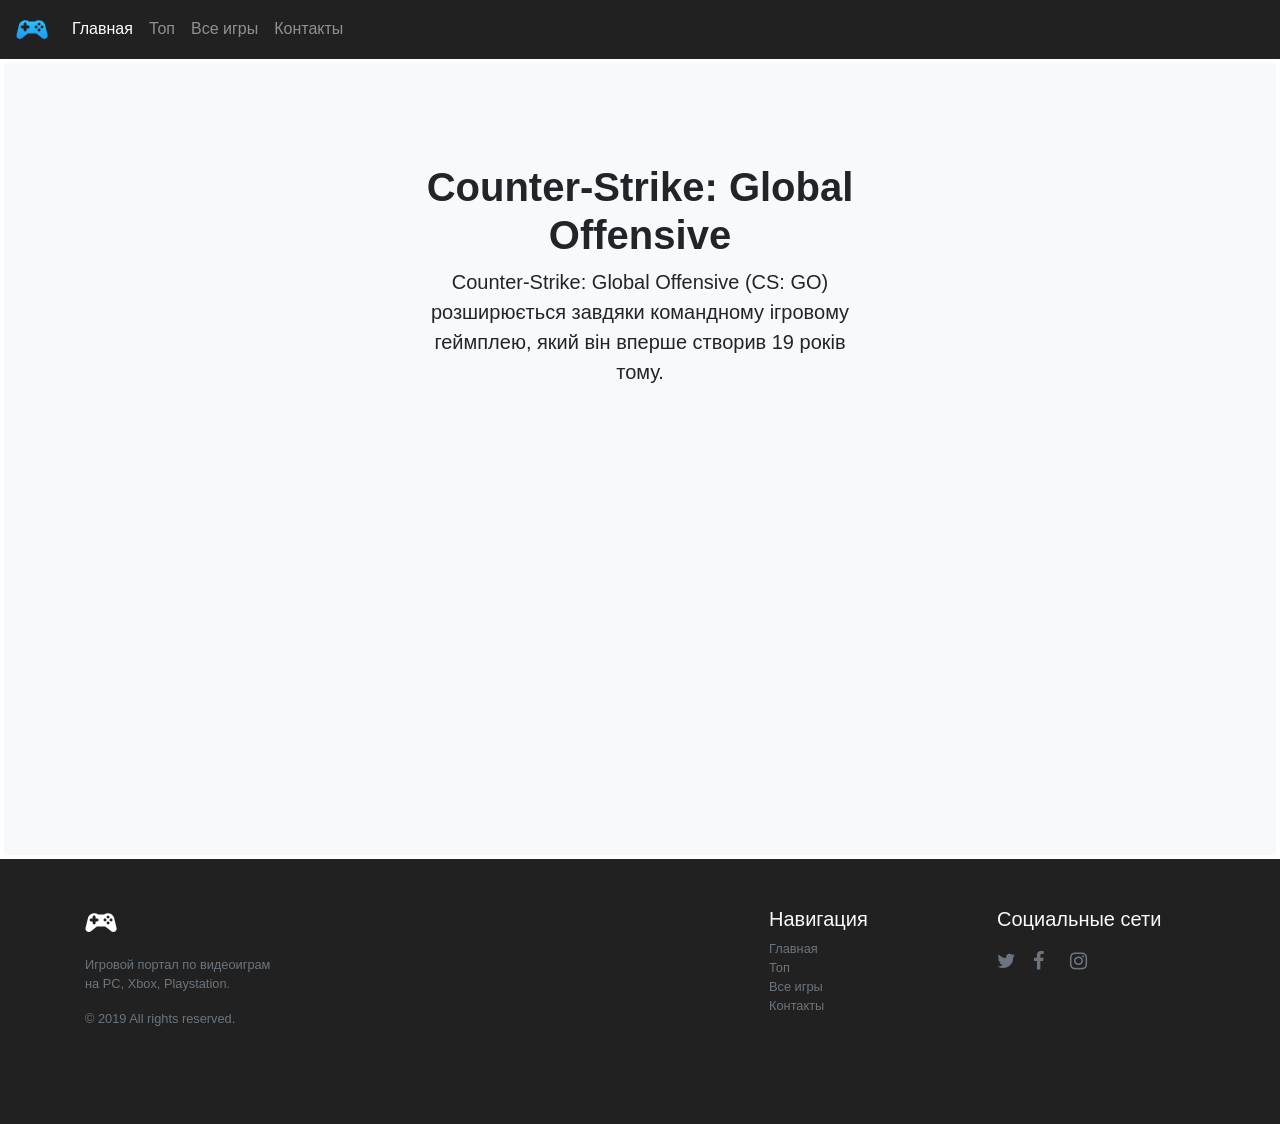
<file: valve/counter-strike-global-offensive.html>
<!DOCTYPE html>
<html lang="ru">
	<head>
		<meta charset="utf-8">
		<meta name="viewport" content="width=device-width, initial-scale=1, shrink-to-fit=no">
		<title>Dota 2 от Valve 2013 года</title>
		<link rel="stylesheet" href="https://stackpath.bootstrapcdn.com/bootstrap/4.4.1/css/bootstrap.min.css" integrity="sha384-Vkoo8x4CGsO3+Hhxv8T/Q5PaXtkKtu6ug5TOeNV6gBiFeWPGFN9MuhOf23Q9Ifjh" crossorigin="anonymous">
		<link rel="stylesheet" href="../static/fonts/font-awesome-4.7.0/css/font-awesome.min.css">
		<link rel="stylesheet" href="../static/css/style.css">

		<link rel="shortcut icon" href="../static/img/favicon.ico" />
		<link rel="shortcut icon" href="../static/img/favicon.ico" type="image/x-icon" />
		<link rel="shortcut icon" href="../static/img/favicon.png" type="image/png" />
		<!-- Global site tag (gtag.js) - Google Analytics -->
<script async src="https://www.googletagmanager.com/gtag/js?id=UA-155375668-1"></script>
<script>
  window.dataLayer = window.dataLayer || [];
  function gtag(){dataLayer.push(arguments);}
  gtag('js', new Date());

  gtag('config', 'UA-155375668-1');
</script>

	</head>
	<body>
		<!-- начало меню -->
		<nav class="navbar navbar-expand-lg navbar-dark bg-dark">
		  <a class="navbar-brand" href="index.html">
		  	<img src="../static/img/games_logo.svg" alt="Games portal logo">
		  </a>
		  <button class="navbar-toggler" type="button" data-toggle="collapse" data-target="#navbarNavDropdown" aria-controls="navbarNavDropdown" aria-expanded="false" aria-label="Toggle navigation">
		    <span id="nticon" class="navbar-toggler-icon"></span>
		    <span id="clsicon"><i class="fa fa-close"></i></span>
		  </button>
		  <div class="collapse navbar-collapse" id="navbarNavDropdown">
		    <ul class="navbar-nav">
		      <li class="nav-item active">
		        <a class="nav-link" href="../index.html">Главная <span class="sr-only">(current)</span></a>
		      </li>
		      <li class="nav-item">
		        <a class="nav-link" href="../top.html">Топ</a>
		      </li>
		      <li class="nav-item">
		        <a class="nav-link" href="../gallery.html">Все игры</a>
		      </li>
			  <li class="nav-item">
		        <a class="nav-link" href="../contact.html">Контакты</a>
		      </li>
		      <!-- <li class="nav-item dropdown">
		        <a class="nav-link dropdown-toggle" href="#" id="navbarDropdownMenuLink" role="button" data-toggle="dropdown" aria-haspopup="true" aria-expanded="false">
		          Dropdown link
		        </a>
		        <div class="dropdown-menu" aria-labelledby="navbarDropdownMenuLink">
		          <a class="dropdown-item" href="#">Action</a>
		          <a class="dropdown-item" href="#">Another action</a>
		          <a class="dropdown-item" href="#">Something else here</a>
		        </div>
		      </li> -->
		    </ul>
		  </div>
		</nav>
		<!-- конец меню -->

		<!-- начало основного контента -->
		<main>
			<div class="position-relative overflow-hidden p-1 p-md-1 m-md-1 text-center bg-light">
			  <div class="col-md-5 p-lg-5 mx-auto my-5" style="margin-bottom: 400px !important;">
			    <h1 class="font-weight-bold">Counter-Strike: Global Offensive</h1>
			    <p class="lead font-weight-lighter">Counter-Strike: Global Offensive (CS: GO) розширюється завдяки командному ігровому геймплею, який він вперше створив 19 років тому.</p>
			  </div>
			  <div class="product-device shadow-sm d-none d-md-block"></div>
			  <div class="product-device product-device-2 shadow-sm d-none d-md-block"></div>
			</div>
			<!-- карта игры -->


		</main>
		<!-- конец основного контента -->

		<!-- начало футера -->
		<div class="text-light bg-dark">
			<footer class="container py-5">
			  <div class="row">
			    <div class="col-12 col-md">
			      <a href="../index.html" id="footer_logo">
			      	<img src="../static/img/games_logo_highlight.svg" alt="Games Portal footer logo" style="width: 32px;">
			      </a>
			      <p class="mt-3 small text-muted">Игровой портал по видеоиграм на PC, Xbox, Playstation.</p>
			      <small class="d-block text-muted mb-5">&copy; 2019 All rights reserved.</small>
			    </div>
			    <div class="col-6 col-md">

			    </div>
			    <div class="col-6 col-md">

			    </div>
			    <div class="col-6 col-md small">
			      <h5>Навигация</h5>
			      <ul class="list-unstyled text-small">
			        <li><a class="text-muted" href="../index.html">Главная</a></li>
			        <li><a class="text-muted" href="../top.html">Топ</a></li>
			        <li><a class="text-muted" href="../gallery.html">Все игры</a></li>
			        <li><a class="text-muted" href="../contact.html">Контакты</a></li>
			      </ul>
			    </div>
			    <div class="col-6 col-md">
				    <h5>Социальные сети</h5>
				    <div class="socials">
				    	<a class="text-muted" href="#"><i class="fa fa-twitter"></i></a>
				      	<a class="text-muted" href="#"><i class="fa fa-facebook"></i></a>
				      	<a class="text-muted" href="#"><i class="fa fa-instagram"></i></a>
				  	</div>
				</div>
			  </div>
			</footer>
		</div>
		<!-- конец футера -->

		<script src="https://code.jquery.com/jquery-3.4.1.min.js"></script>
		<script src="https://cdn.jsdelivr.net/npm/popper.js@1.16.0/dist/umd/popper.min.js" integrity="sha384-Q6E9RHvbIyZFJoft+2mJbHaEWldlvI9IOYy5n3zV9zzTtmI3UksdQRVvoxMfooAo" crossorigin="anonymous"></script>
		<script src="https://stackpath.bootstrapcdn.com/bootstrap/4.4.1/js/bootstrap.min.js" integrity="sha384-wfSDF2E50Y2D1uUdj0O3uMBJnjuUD4Ih7YwaYd1iqfktj0Uod8GCExl3Og8ifwB6" crossorigin="anonymous"></script>
		<script src="../static/js/games.js"></script>
	</body>
</html>
</file>
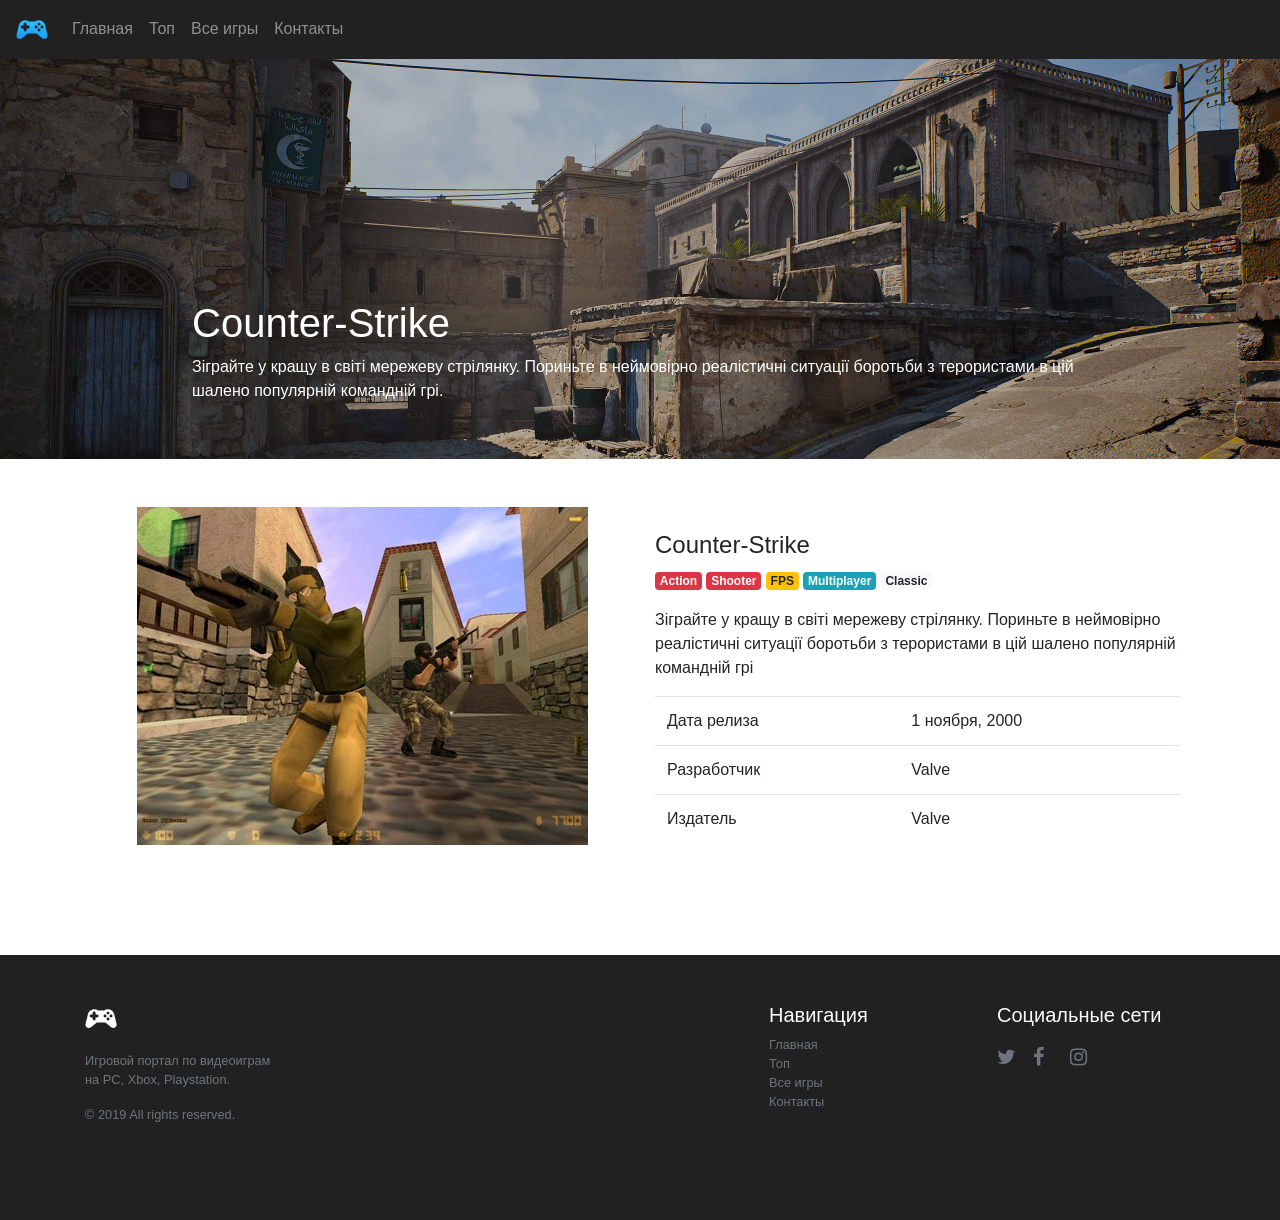
<file: valve/counter-strike.html>
<!DOCTYPE html>
<html lang="ru">
	<head>
		<meta charset="utf-8">
		<meta name="viewport" content="width=device-width, initial-scale=1, shrink-to-fit=no">
		<title>Counter-Strike от Valve 2000 года</title>
		<link rel="stylesheet" href="https://stackpath.bootstrapcdn.com/bootstrap/4.4.1/css/bootstrap.min.css" integrity="sha384-Vkoo8x4CGsO3+Hhxv8T/Q5PaXtkKtu6ug5TOeNV6gBiFeWPGFN9MuhOf23Q9Ifjh" crossorigin="anonymous">
		<link rel="stylesheet" href="../static/fonts/font-awesome-4.7.0/css/font-awesome.min.css">
		<link rel="stylesheet" href="../static/css/style.css">

		<link rel="shortcut icon" href="../static/img/favicon.ico" />
		<link rel="shortcut icon" href="../static/img/favicon.ico" type="image/x-icon" />
		<link rel="shortcut icon" href="../static/img/favicon.png" type="image/png" />
		<!-- Global site tag (gtag.js) - Google Analytics -->
<script async src="https://www.googletagmanager.com/gtag/js?id=UA-155375668-1"></script>
<script>
  window.dataLayer = window.dataLayer || [];
  function gtag(){dataLayer.push(arguments);}
  gtag('js', new Date());

  gtag('config', 'UA-155375668-1');
</script>

	</head>
	<body>
		<!-- начало меню -->
		<nav class="navbar navbar-expand-lg navbar-dark bg-dark">
		  <a class="navbar-brand" href="../index.html">
		  	<img src="../static/img/games_logo.svg" alt="Games portal logo">
		  </a>
		  <button class="navbar-toggler" type="button" data-toggle="collapse" data-target="#navbarNavDropdown" aria-controls="navbarNavDropdown" aria-expanded="false" aria-label="Toggle navigation">
		    <span id="nticon" class="navbar-toggler-icon"></span>
		    <span id="clsicon"><i class="fa fa-close"></i></span>
		  </button>
		  <div class="collapse navbar-collapse" id="navbarNavDropdown">
		    <ul class="navbar-nav">
		      <li class="nav-item">
		        <a class="nav-link" href="../index.html">Главная <span class="sr-only">(current)</span></a>
		      </li>
		      <li class="nav-item">
		        <a class="nav-link" href="../top.html">Топ</a>
		      </li>
		      <li class="nav-item">
		        <a class="nav-link" href="../gallery.html">Все игры</a>
		      </li>
			  <li class="nav-item">
		        <a class="nav-link" href="../contact.html">Контакты</a>
		      </li>
		      <!-- <li class="nav-item dropdown">
		        <a class="nav-link dropdown-toggle" href="#" id="navbarDropdownMenuLink" role="button" data-toggle="dropdown" aria-haspopup="true" aria-expanded="false">
		          Dropdown link
		        </a>
		        <div class="dropdown-menu" aria-labelledby="navbarDropdownMenuLink">
		          <a class="dropdown-item" href="#">Action</a>
		          <a class="dropdown-item" href="#">Another action</a>
		          <a class="dropdown-item" href="#">Something else here</a>
		        </div>
		      </li> -->
		    </ul>
		  </div>
		</nav>
		<!-- конец меню -->
		<!-- начало основного контента -->
		<main>
			 <div id="myCarousel" class="carousel slide" data-ride="carousel">
			    <div class="carousel-inner">
			      <div class="carousel-item active">
			      	<img src="../static/bg/counter-strike2.jpg" alt="Counter-Strike cover" class="img-fluid">
			        <div class="container">
			          <div class="carousel-caption text-left">
			            <h1>Сounter-Strike</h1>
			            <p>Зіграйте у кращу в світі мережеву стрілянку. Пориньте в неймовірно реалістичні ситуації боротьби з терористами в цій шалено популярній командній грі.</p>
			            <!-- <p><a class="btn btn-lg btn-primary" href="#" role="button">Sign up today</a></p> -->
			          </div>
			        </div>
			      </div>
			    </div>
			  </div>
			<!-- инфо по игре -->

			<div class="container pb-5 mb-5 mt-5">
 				<section class="section">
			        <div class="container">

			          <div class="row">
			            <div class="col-md-6 mr-auto mb-6 mb-md-0">
			              <div class="slider-dots-line text-center" data-provide="slider" data-dots="true">
			                <div><img src="../static/img/screenshots/counter-strike-1.jpg" alt="Screenshot of Counter-Strike #1"></div>
			                <!-- <div><img src="http://thetheme.io/thesaas/assets/img/shop/20.png" alt="product"></div>
			                <div><img src="http://thetheme.io/thesaas/assets/img/shop/21.png" alt="product"></div>
			                <div><img src="http://thetheme.io/thesaas/assets/img/shop/22.png" alt="product"></div> -->
			              </div>
			            </div>


			            <div class="col-md-6">
			              <h4 class="mt-4">Counter-Strike</h4>
			              <p>
							<span class="badge badge-danger">Action</span>
							<span class="badge badge-danger">Shooter</span>
							<span class="badge badge-warning">FPS</span>
							<span class="badge badge-info">Multiplayer</span>
							<span class="badge badge-light">Classic</span>
			              </p>

			              <p>Зіграйте у кращу в світі мережеву стрілянку. Пориньте в неймовірно реалістичні ситуації боротьби з терористами в цій шалено популярній командній грі</p>

			              <table class="table table-hover">
			              	<thead>
			              	</thead>
			              	<tbody>
			              		<tr>
			              			<td>Дата релиза</td>
			              			<td>1 ноября, 2000</td>
			              		</tr>			              		
			              		<tr>
			              			<td>Разработчик</td>
			              			<td>Valve</td>
			              		</tr>	
			              		<tr>
			              			<td>Издатель</td>
			              			<td>Valve</td>
			              		</tr>
			              	</tbody>
			              </table>

			            </div>
			          </div>

			        </div>
		      </section>

			</div>
		</main>
		<!-- конец основного контента -->



		<!--начало продукта -->
<!-- 
<div class="media align-items-lg-center flex-column flex-lg-row p-3">
        <div class="media-body order-2 order-lg-1">
            <h5 class="mt-0 font-weight-bold mb-2">Apple iPhone XR (Red, 128 GB)</h5>
            <p class="font-italic text-muted mb-0 small">128 GB ROM | 15.49 cm (6.1 inch) Display 12MP Rear Camera | 7MP Front Camera A12 Bionic Chip Processor</p>
            <div class="d-flex align-items-center justify-content-between mt-1">
                <h6 class="font-weight-bold my-2">₹64,999</h6>
                <ul class="list-inline small">
                    <li class="list-inline-item m-0"><i class="fa fa-star text-success"></i></li>
                    <li class="list-inline-item m-0"><i class="fa fa-star text-success"></i></li>
                    <li class="list-inline-item m-0"><i class="fa fa-star text-success"></i></li>
                    <li class="list-inline-item m-0"><i class="fa fa-star text-success"></i></li>
                    <li class="list-inline-item m-0"><i class="fa fa-star-o text-gray"></i></li>
                </ul>
            </div>
        </div><img src="../img/thumbnails/counter-strike.jpg" width="200">
    </div> -->

<!-- конец продукта-->

		<!-- начало футера -->
		<div class="text-light bg-dark">
			<footer class="container py-5">
			  <div class="row">
			    <div class="col-12 col-md">
			      <a href="../index.html" id="footer_logo">
			      	<img src="../static/img/games_logo_highlight.svg" alt="Games Portal footer logo" style="width: 32px;">
			      </a>
			      <p class="mt-3 small text-muted">Игровой портал по видеоиграм на PC, Xbox, Playstation.</p>
			      <small class="d-block text-muted mb-5">&copy; 2019 All rights reserved.</small>
			    </div>
			    <div class="col-6 col-md">

			    </div>
			    <div class="col-6 col-md">

			    </div>
			    <div class="col-6 col-md small">
			      <h5>Навигация</h5>
			      <ul class="list-unstyled text-small">
			        <li><a class="text-muted" href="../index.html">Главная</a></li>
			        <li><a class="text-muted" href="../top.html">Топ</a></li>
			        <li><a class="text-muted" href="../gallery.html">Все игры</a></li>
			        <li><a class="text-muted" href="../contact.html">Контакты</a></li>
			      </ul>
			    </div>
			    <div class="col-6 col-md">
				    <h5>Социальные сети</h5>
				    <div class="socials">
				    	<a class="text-muted" href="#"><i class="fa fa-twitter"></i></a>
				      	<a class="text-muted" href="#"><i class="fa fa-facebook"></i></a>
				      	<a class="text-muted" href="#"><i class="fa fa-instagram"></i></a>
				  	</div>
				</div>
			  </div>
			</footer>
		</div>
		<!-- конец футера -->

		<script src="https://code.jquery.com/jquery-3.4.1.min.js"></script>
		<script src="https://cdn.jsdelivr.net/npm/popper.js@1.16.0/dist/umd/popper.min.js" integrity="sha384-Q6E9RHvbIyZFJoft+2mJbHaEWldlvI9IOYy5n3zV9zzTtmI3UksdQRVvoxMfooAo" crossorigin="anonymous"></script>
		<script src="https://stackpath.bootstrapcdn.com/bootstrap/4.4.1/js/bootstrap.min.js" integrity="sha384-wfSDF2E50Y2D1uUdj0O3uMBJnjuUD4Ih7YwaYd1iqfktj0Uod8GCExl3Og8ifwB6" crossorigin="anonymous"></script>
		<script src="../static/js/games.js"></script>
	</body>
</html>
</file>
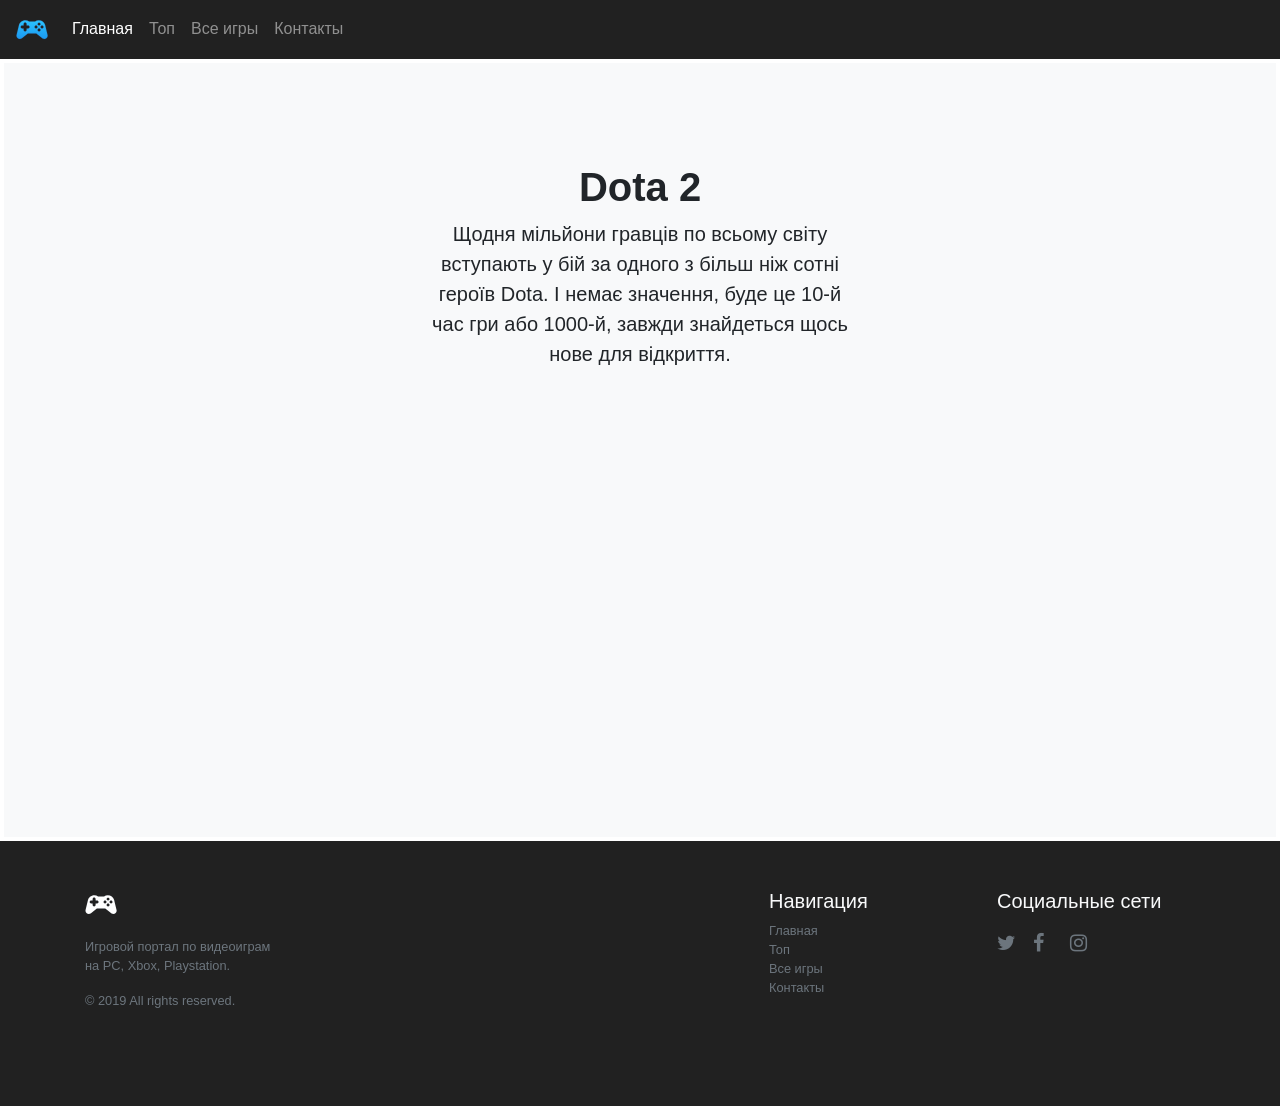
<file: valve/dota-2.html>
<!DOCTYPE html>
<html lang="ru">
	<head>
		<meta charset="utf-8">
		<meta name="viewport" content="width=device-width, initial-scale=1, shrink-to-fit=no">
		<title>Dota 2 от Valve 2013 года</title>
		<link rel="stylesheet" href="https://stackpath.bootstrapcdn.com/bootstrap/4.4.1/css/bootstrap.min.css" integrity="sha384-Vkoo8x4CGsO3+Hhxv8T/Q5PaXtkKtu6ug5TOeNV6gBiFeWPGFN9MuhOf23Q9Ifjh" crossorigin="anonymous">
		<link rel="stylesheet" href="../static/fonts/font-awesome-4.7.0/css/font-awesome.min.css">
		<link rel="stylesheet" href="../static/css/style.css">

		<link rel="shortcut icon" href="../static/img/favicon.ico" />
		<link rel="shortcut icon" href="../static/img/favicon.ico" type="image/x-icon" />
		<link rel="shortcut icon" href="../static/img/favicon.png" type="image/png" />
		<!-- Global site tag (gtag.js) - Google Analytics -->
<script async src="https://www.googletagmanager.com/gtag/js?id=UA-155375668-1"></script>
<script>
  window.dataLayer = window.dataLayer || [];
  function gtag(){dataLayer.push(arguments);}
  gtag('js', new Date());

  gtag('config', 'UA-155375668-1');
</script>

	</head>
	<body>
		<!-- начало меню -->
		<nav class="navbar navbar-expand-lg navbar-dark bg-dark">
		  <a class="navbar-brand" href="index.html">
		  	<img src="../static/img/games_logo.svg" alt="Games portal logo">
		  </a>
		  <button class="navbar-toggler" type="button" data-toggle="collapse" data-target="#navbarNavDropdown" aria-controls="navbarNavDropdown" aria-expanded="false" aria-label="Toggle navigation">
		    <span id="nticon" class="navbar-toggler-icon"></span>
		    <span id="clsicon"><i class="fa fa-close"></i></span>
		  </button>
		  <div class="collapse navbar-collapse" id="navbarNavDropdown">
		    <ul class="navbar-nav">
		      <li class="nav-item active">
		        <a class="nav-link" href="../index.html">Главная <span class="sr-only">(current)</span></a>
		      </li>
		      <li class="nav-item">
		        <a class="nav-link" href="../top.html">Топ</a>
		      </li>
		      <li class="nav-item">
		        <a class="nav-link" href="../gallery.html">Все игры</a>
		      </li>
			  <li class="nav-item">
		        <a class="nav-link" href="../contact.html">Контакты</a>
		      </li>
		      <!-- <li class="nav-item dropdown">
		        <a class="nav-link dropdown-toggle" href="#" id="navbarDropdownMenuLink" role="button" data-toggle="dropdown" aria-haspopup="true" aria-expanded="false">
		          Dropdown link
		        </a>
		        <div class="dropdown-menu" aria-labelledby="navbarDropdownMenuLink">
		          <a class="dropdown-item" href="#">Action</a>
		          <a class="dropdown-item" href="#">Another action</a>
		          <a class="dropdown-item" href="#">Something else here</a>
		        </div>
		      </li> -->
		    </ul>
		  </div>
		</nav>
		<!-- конец меню -->

		<!-- начало основного контента -->
		<main>
			<div class="position-relative overflow-hidden p-1 p-md-1 m-md-1 text-center bg-light">
			  <div class="col-md-5 p-lg-5 mx-auto my-5" style="margin-bottom: 400px !important;">
			    <h1 class="font-weight-bold">Dota 2</h1>
			    <p class="lead font-weight-lighter">Щодня мільйони гравців по всьому світу вступають у бій за одного з більш ніж сотні героїв Dota. І немає значення, буде це 10-й час гри або 1000-й, завжди знайдеться щось нове для відкриття.</p>
			  </div>
			  <div class="product-device shadow-sm d-none d-md-block"></div>
			  <div class="product-device product-device-2 shadow-sm d-none d-md-block"></div>
			</div>
			<!-- карта игры -->


		</main>
		<!-- конец основного контента -->

		<!-- начало футера -->
		<div class="text-light bg-dark">
			<footer class="container py-5">
			  <div class="row">
			    <div class="col-12 col-md">
			      <a href="../index.html" id="footer_logo">
			      	<img src="../static/img/games_logo_highlight.svg" alt="Games Portal footer logo" style="width: 32px;">
			      </a>
			      <p class="mt-3 small text-muted">Игровой портал по видеоиграм на PC, Xbox, Playstation.</p>
			      <small class="d-block text-muted mb-5">&copy; 2019 All rights reserved.</small>
			    </div>
			    <div class="col-6 col-md">

			    </div>
			    <div class="col-6 col-md">

			    </div>
			    <div class="col-6 col-md small">
			      <h5>Навигация</h5>
			      <ul class="list-unstyled text-small">
			        <li><a class="text-muted" href="../index.html">Главная</a></li>
			        <li><a class="text-muted" href="../top.html">Топ</a></li>
			        <li><a class="text-muted" href="../gallery.html">Все игры</a></li>
			        <li><a class="text-muted" href="../contact.html">Контакты</a></li>
			      </ul>
			    </div>
			    <div class="col-6 col-md">
				    <h5>Социальные сети</h5>
				    <div class="socials">
				    	<a class="text-muted" href="#"><i class="fa fa-twitter"></i></a>
				      	<a class="text-muted" href="#"><i class="fa fa-facebook"></i></a>
				      	<a class="text-muted" href="#"><i class="fa fa-instagram"></i></a>
				  	</div>
				</div>
			  </div>
			</footer>
		</div>
		<!-- конец футера -->

		<script src="https://code.jquery.com/jquery-3.4.1.min.js"></script>
		<script src="https://cdn.jsdelivr.net/npm/popper.js@1.16.0/dist/umd/popper.min.js" integrity="sha384-Q6E9RHvbIyZFJoft+2mJbHaEWldlvI9IOYy5n3zV9zzTtmI3UksdQRVvoxMfooAo" crossorigin="anonymous"></script>
		<script src="https://stackpath.bootstrapcdn.com/bootstrap/4.4.1/js/bootstrap.min.js" integrity="sha384-wfSDF2E50Y2D1uUdj0O3uMBJnjuUD4Ih7YwaYd1iqfktj0Uod8GCExl3Og8ifwB6" crossorigin="anonymous"></script>
		<script src="../static/js/games.js"></script>
	</body>
</html>
</file>
<file: static/css/style.css>
@media (min-width:768px) {
	.carousel-item {
		height: 400px;
	}
}
@media (max-width:768px) {
	.carousel-item {
		height: 280px;
	}
	.carousel-item img {
		min-height: 280px;
	}
	.carousel-caption h1 {
		font-size: 24px;
	}
	.carousel-caption p {
		font-size: 12px;
	}
}

.carousel-item {
	background: #000000;
}
.carousel-item img {
	opacity: .8;
}

.bg-dark {
	background-color: #212121 !important;
}

.navbar-brand img {
	width: 32px;
	height: 32px;
}


.navbar-dark .navbar-toggler {
	border-color: transparent;
}
.navbar-dark .navbar-toggler-icon {
	background-image: url("data:image/svg+xml,%3csvg xmlns='http://www.w3.org/2000/svg' width='30' height='30' viewBox='0 0 30 30'%3e%3cpath stroke='rgba(255, 255, 255, 0.9)' stroke-linecap='round' stroke-miterlimit='10' stroke-width='2' d='M4 7h22M4 15h22M4 23h22'/%3e%3c/svg%3e");
}

.dropdown-menu {
	background-color: transparent;
	border: none;
}
.dropdown-item, .dropdown-item:link, .dropdown-item:visited {
	color: rgba(255,255,255,.5);
}
.dropdown-item:hover, .dropdown-item:active {
	color: #fff;
	background-color: transparent;
}

.socials {
	cursor: default;
	margin-top: 20px;
}
.socials a i {
	width: 32px;
	height: 32px;
	font-size: 20px;
}


#clsicon {
	display: none;
	height: 30px;
	width: 30px;
	overflow: hidden;
}
#clsicon i {
	font-size: 28px;
	color: white;
}

h1#header_title {
	font-size: 99px;
}

.pswp__caption__center {text-align: center;}
figure {
  display: inline-block;
  width: 33.333%;
  float: left;
}

/*
	Thumbnail sizes:;
		508x225
		208x225
		288x225
		348x225
*/


span.twitter-typeahead .tt-menu {
  cursor: pointer;
}

.dropdown-menu, span.twitter-typeahead .tt-menu {
  position: absolute;
  top: 100%;
  left: 0;
  z-index: 1000;
  display: none;
  float: left;
  min-width: 160px;
  padding: 5px 0;
  margin: 2px 0 0;
  font-size: 1rem;
  color: #373a3c;
  text-align: left;
  list-style: none;
  background-color: #fff;
  background-clip: padding-box;
  border: 1px solid rgba(0, 0, 0, 0.15);
  border-radius: 0.25rem; }

span.twitter-typeahead .tt-suggestion {
  display: block;
  width: 100%;
  padding: 3px 20px;
  clear: both;
  font-weight: normal;
  line-height: 1.5;
  color: #373a3c;
  text-align: inherit;
  white-space: nowrap;
  background: none;
  border: 0; }
span.twitter-typeahead .tt-suggestion:focus, .dropdown-item:hover, span.twitter-typeahead .tt-suggestion:hover {
    color: #2b2d2f;
    text-decoration: none;
    background-color: #f5f5f5; }
span.twitter-typeahead .active.tt-suggestion, span.twitter-typeahead .tt-suggestion.tt-cursor, span.twitter-typeahead .active.tt-suggestion:focus, span.twitter-typeahead .tt-suggestion.tt-cursor:focus, span.twitter-typeahead .active.tt-suggestion:hover, span.twitter-typeahead .tt-suggestion.tt-cursor:hover {
    color: #fff;
    text-decoration: none;
    background-color: #0275d8;
    outline: 0; }
span.twitter-typeahead .disabled.tt-suggestion, span.twitter-typeahead .disabled.tt-suggestion:focus, span.twitter-typeahead .disabled.tt-suggestion:hover {
    color: #818a91; }
span.twitter-typeahead .disabled.tt-suggestion:focus, span.twitter-typeahead .disabled.tt-suggestion:hover {
    text-decoration: none;
    cursor: not-allowed;
    background-color: transparent;
    background-image: none;
    filter: "progid:DXImageTransform.Microsoft.gradient(enabled = false)"; }
span.twitter-typeahead {
  width: 100%; }
  .input-group span.twitter-typeahead {
    display: block !important; }
    .input-group span.twitter-typeahead .tt-menu {
      top: 2.375rem !important; }
</file>
